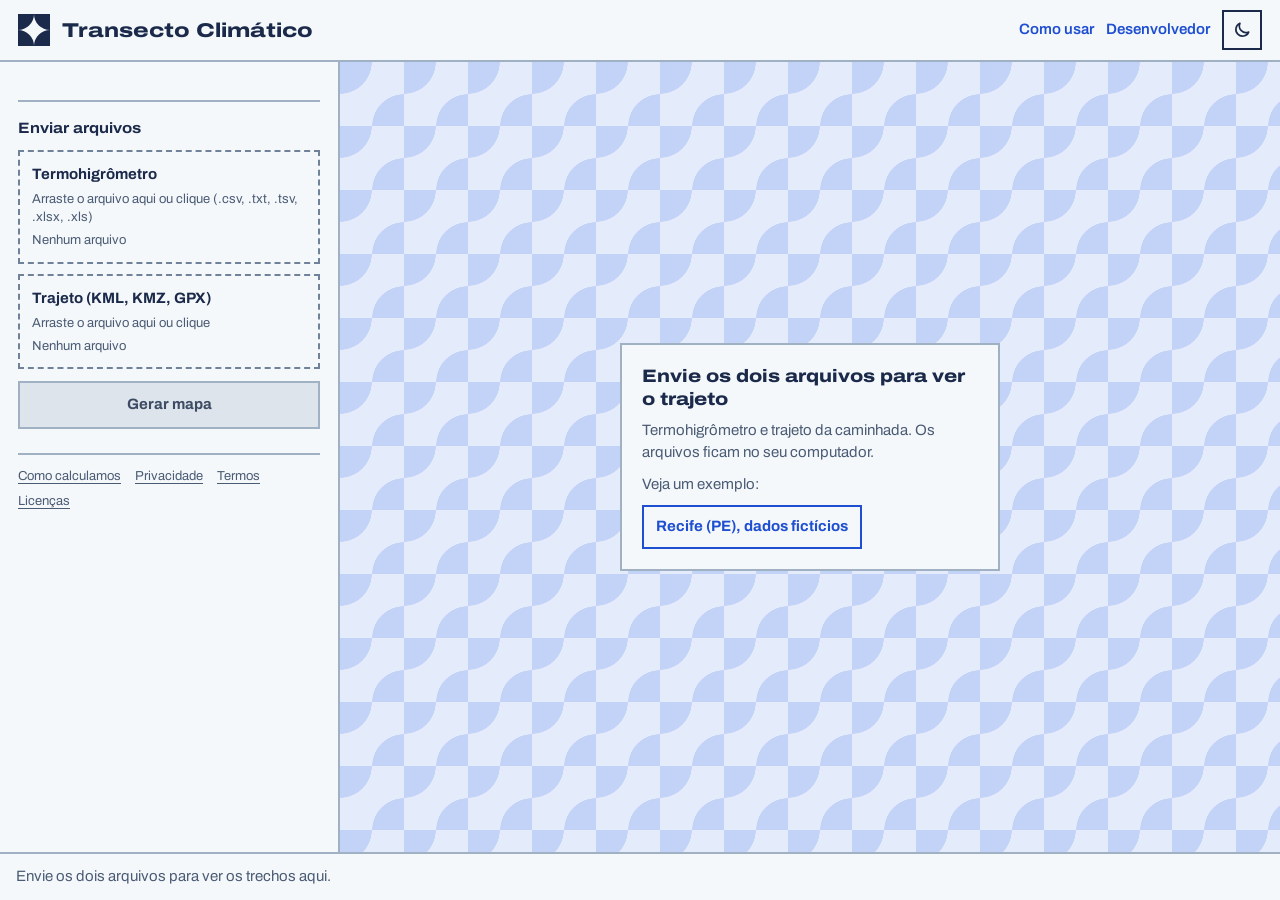
<file: index.html>
<!doctype html>
<html lang="pt-BR">
<head>
  <meta charset="utf-8">
  <meta name="viewport" content="width=device-width, initial-scale=1">
  <title>Transecto Climático</title>
    <meta http-equiv="Content-Security-Policy" content="default-src 'none'; script-src 'self'; style-src 'self' 'unsafe-inline'; font-src 'self'; img-src 'self' data: blob: https://*.tile.openstreetmap.org https://tile.openstreetmap.org https://server.arcgisonline.com; connect-src 'self' https://*.tile.openstreetmap.org https://tile.openstreetmap.org https://server.arcgisonline.com; worker-src 'self'; base-uri 'none'; form-action 'none'">
    <script src="js/tema.js"></script>
  <link rel="icon" href="favicon.svg" type="image/svg+xml">
  <link rel="icon" href="favicon-32.png" sizes="32x32" type="image/png">
  <link rel="apple-touch-icon" href="apple-touch-icon.png">
  <link rel="stylesheet" href="vendor/leaflet/leaflet.css">
  <link rel="stylesheet" href="css/app.css">
</head>
<body>
  <div class="app">
    <header class="cabecalho">
      <svg class="marca" viewBox="0 0 48 48" aria-hidden="true" focusable="false">
        <path d="M0 0H24A24 24 0 0 1 0 24Z"/>
        <path d="M48 0V24A24 24 0 0 1 24 0Z"/>
        <path d="M0 48V24A24 24 0 0 1 24 48Z"/>
        <path d="M48 48H24A24 24 0 0 1 48 24Z"/>
      </svg>
      <h1>Transecto Climático</h1>
      <a href="ajuda.html">Como usar</a>
      <a href="desenvolvedor.html">Desenvolvedor</a>
      <button type="button" class="tema-alternar" data-tema-alternar aria-label="Ativar modo escuro">
          <svg class="icone-lua" viewBox="0 0 24 24" aria-hidden="true" focusable="false"><path d="M20 14.5A8 8 0 0 1 9.5 4a8 8 0 1 0 10.5 10.5Z"/></svg>
          <svg class="icone-sol" viewBox="0 0 24 24" aria-hidden="true" focusable="false"><circle cx="12" cy="12" r="4"/><path d="M12 2v2M12 20v2M4.9 4.9l1.4 1.4M17.7 17.7l1.4 1.4M2 12h2M20 12h2M4.9 19.1l1.4-1.4M17.7 6.3l1.4-1.4"/></svg>
        </button>
    </header>

    <div class="area-mapa">
      <main id="mapa" class="mapa" aria-label="Mapa do transecto"></main>

      <div id="vazio" class="vazio">
        <div class="vazio-caixa" role="status" aria-live="polite">
          <h2 id="vazio-titulo">Envie os dois arquivos para ver o trajeto</h2>
          <p id="vazio-texto">Termohigrômetro e trajeto da caminhada. Os arquivos ficam no seu computador.</p>
          <p class="rotulo-exemplos">Veja um exemplo:</p>
          <div id="exemplos" class="exemplos">
            <button id="exemplo-recife" class="secundario" type="button">Recife (PE), dados fictícios</button>
          </div>
        </div>
      </div>
      <div id="progresso" class="progresso" role="status" aria-live="polite" hidden>
        <svg class="progresso-modulo" viewBox="0 0 48 48" aria-hidden="true" focusable="false">
          <path class="quarto q1" d="M0 0H24A24 24 0 0 1 0 24Z"/>
          <path class="quarto q2" d="M48 0V24A24 24 0 0 1 24 0Z"/>
          <path class="quarto q3" d="M0 48V24A24 24 0 0 1 24 48Z"/>
          <path class="quarto q4" d="M48 48H24A24 24 0 0 1 48 24Z"/>
        </svg>
        <p id="progresso-passo" class="progresso-passo">Preparando</p>
        <div id="progresso-trilho" class="progresso-trilho" role="progressbar" aria-label="Andamento" aria-valuemin="0" aria-valuemax="100" aria-valuenow="0">
          <div id="progresso-barra" class="progresso-barra"></div>
        </div>
        <p id="progresso-pct" class="progresso-pct">0%</p>
      </div>
    </div>

    <section class="faixa" aria-labelledby="faixa-titulo">
      <h2 id="faixa-titulo" class="sr">Trechos do trajeto</h2>
      <p id="faixa-estado" class="estado">Envie os dois arquivos para ver os trechos aqui.</p>
      <div id="faixa-dados" hidden>
        <div class="faixa-barra">
          <div id="variavel" class="abas" role="tablist" aria-label="Variável">
            <button type="button" role="tab" data-valor="temp" aria-selected="true">Temperatura</button>
            <button type="button" role="tab" data-valor="umid" aria-selected="false">Umidade</button>
            <button type="button" role="tab" data-valor="orvalho" aria-selected="false" aria-label="Ponto de orvalho"><span class="nome-longo">Ponto de orvalho</span><span class="nome-curto" aria-hidden="true">Orvalho</span></button>
            <button type="button" role="tab" data-valor="alt" aria-selected="false">Altitude</button>
          </div>
          <p id="resumo" class="resumo"></p>
          <p id="tempo" class="tempo" hidden></p>
          <p id="explicacao-orvalho" class="explicacao" hidden>Ponto de orvalho: temperatura em que o ar começa a formar gotas. Quanto mais perto da temperatura, mais úmido o ar.</p>
          <div class="legenda">
            <span id="legenda-min" class="numero">—</span>
            <div id="legenda-gradiente" class="gradiente" role="img" aria-label="Escala de cores"></div>
            <span id="legenda-max" class="numero">—</span>
            <small>Cinza: trecho sem dado</small>
          </div>
        </div>
        <div id="azulejos" class="azulejos"></div>
      </div>
    </section>

    <aside id="painel-lateral" class="painel">
      <div id="solte-aqui" class="solte-aqui" hidden>
        <p>Solte aqui: reconhecemos cada arquivo sozinho</p>
      </div>
      <section id="envio" class="bloco envio">
        <h2>Enviar arquivos</h2>
        <div id="envio-campos">
          <div class="zonas">
            <div id="zona-termo" class="zona" role="button" tabindex="0">
              <strong>Termohigrômetro</strong>
              <span>Arraste o arquivo aqui ou clique (.csv, .txt, .tsv, .xlsx, .xls)</span>
              <em id="nome-termo">Nenhum arquivo</em>
              <input id="arquivo-termo" type="file" accept=".csv,.txt,.tsv,.xlsx,.xls" hidden>
            </div>
            <div id="zona-trajeto" class="zona" role="button" tabindex="0">
              <strong>Trajeto (KML, KMZ, GPX)</strong>
              <span>Arraste o arquivo aqui ou clique</span>
              <em id="nome-trajeto">Nenhum arquivo</em>
              <input id="arquivo-trajeto" type="file" accept=".kml,.kmz,.gpx" hidden>
            </div>
          </div>
          <button id="gerar" class="primario" type="button" disabled>Gerar mapa</button>
        </div>
        <p id="envio-aviso" class="envio-aviso" role="status" hidden></p>
        <div id="envio-resumo" class="envio-resumo" hidden>
          <p id="arquivos-texto"></p>
          <button id="trocar-arquivos" class="secundario" type="button">Trocar arquivos</button>
        </div>
      </section>

      <section id="mapeamento" class="bloco" hidden>
        <h2>Colunas do termohigrômetro</h2>
        <p class="ajuda">Não reconheci tudo sozinho. Escolha as colunas:</p>
        <div id="campos-mapeamento"></div>
        <button id="aplicar-mapeamento" type="button">Aplicar</button>
      </section>

      <div id="erro" class="erro" role="alert" hidden></div>

      <section id="painel-resultado" class="bloco" hidden>
        <h2>Ajustes</h2>
        <label class="campo">
          <span>Suavizar a linha</span>
          <select id="media">
            <option value="none">Não suavizar</option>
            <option value="m25">Pouco: média de 25 m</option>
            <option value="m50" selected>Média de 50 m</option>
            <option value="m100">Mais: média de 100 m</option>
            <option value="m200">Muito: média de 200 m</option>
          </select>
        </label>
        <p class="ajuda">Cada ponto passa a valer a média dos pontos vizinhos dentro da janela. Janela maior deixa a linha mais lisa e some com picos curtos.</p>

        <section id="bloco-ritmo" class="subbloco" hidden aria-labelledby="ritmo-titulo">
          <h3 id="ritmo-titulo">Trajeto sem horário</h3>
          <p id="frase-ritmo" class="frase-ritmo"></p>
          <p id="aviso-ritmo" class="aviso-ritmo" role="status" hidden></p>
          <label class="campo">
            <span>Início da caminhada</span>
            <input id="inicio" type="datetime-local" step="1">
          </label>
          <label class="campo">
            <span>Fim da caminhada</span>
            <input id="fim" type="datetime-local" step="1">
          </label>
          <label class="caixa-marcar">
            <input id="inverter" type="checkbox">
            <span>Inverter o sentido do trajeto</span>
          </label>
          <button id="usar-todas" class="secundario" type="button">Usar todas as leituras</button>
        </section>

        <p id="fuso-frase" class="frase">Reconhecemos o horário de Brasília (UTC−3).</p>
        <details class="corrigir">
          <summary>Corrigir o horário</summary>
          <label class="campo">
            <span>Diferença para o horário mundial (UTC), em horas</span>
            <input id="fuso" type="number" min="-14" max="14" step="1" value="-3">
          </label>
          <p id="fuso-ajuda" class="ajuda">Fuso é quanto o relógio do aparelho está adiantado ou atrasado em relação ao UTC. Brasília é UTC−3.</p>
        </details>
      </section>

      <section id="bloco-avisos" class="bloco avisos" hidden>
        <h2>Avisos</h2>
        <ul id="avisos"></ul>
      </section>

      <section id="downloads" class="bloco" hidden>
        <h2>Baixar</h2>
        <div class="downloads">
          <button id="baixar-csv" type="button" disabled>Baixar CSV</button>
          <button id="baixar-geojson" type="button" disabled>Baixar GeoJSON</button>
          <button id="baixar-figura" type="button" disabled>Baixar figura</button>
        </div>
      </section>
      <footer class="rodape">
        <a href="metodologia.html">Como calculamos</a>
        <a href="privacidade.html">Privacidade</a>
        <a href="termos.html">Termos</a>
        <a href="licencas.html">Licenças</a>
      </footer>
    </aside>
  </div>

  <script src="vendor/jszip.min.js"></script>
  <script src="vendor/xlsx.full.min.js"></script>
  <script src="vendor/leaflet/leaflet.js"></script>
  <script type="module" src="js/main.js"></script>
</body>
</html>
</file>
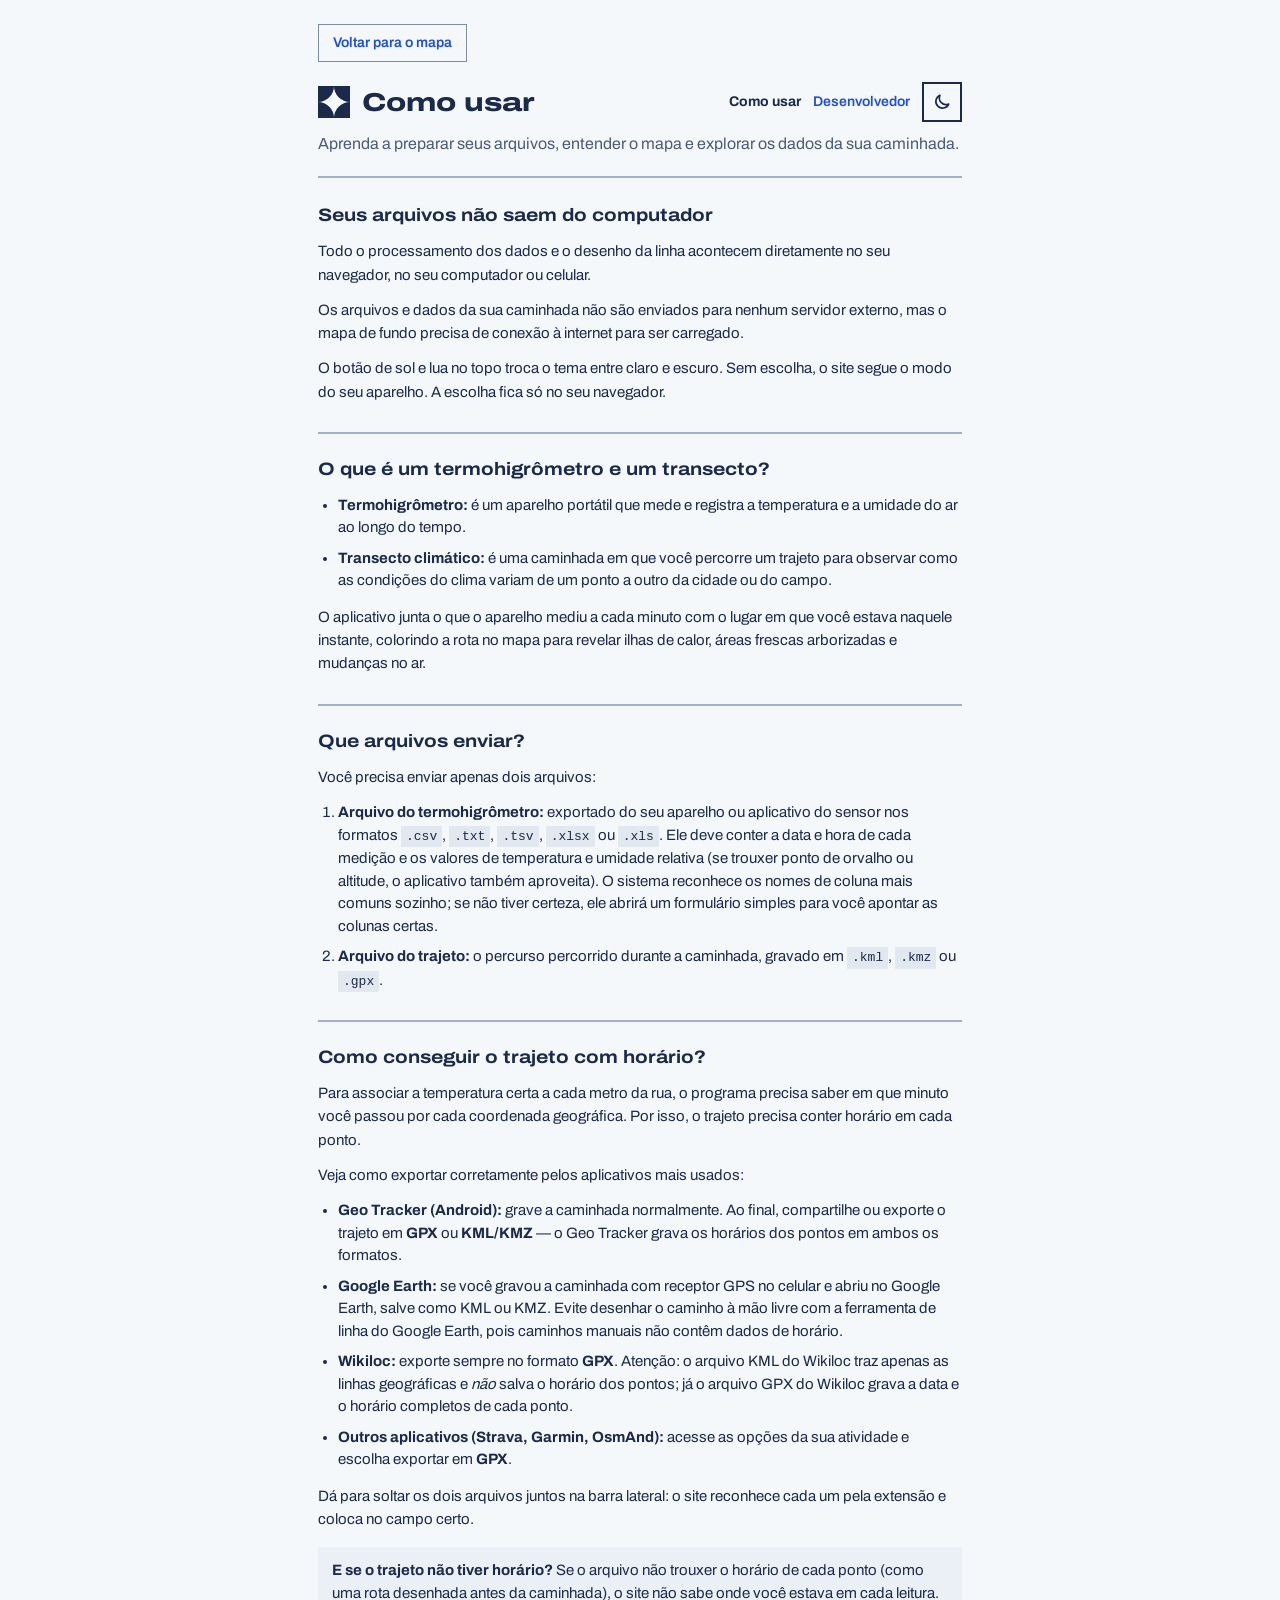
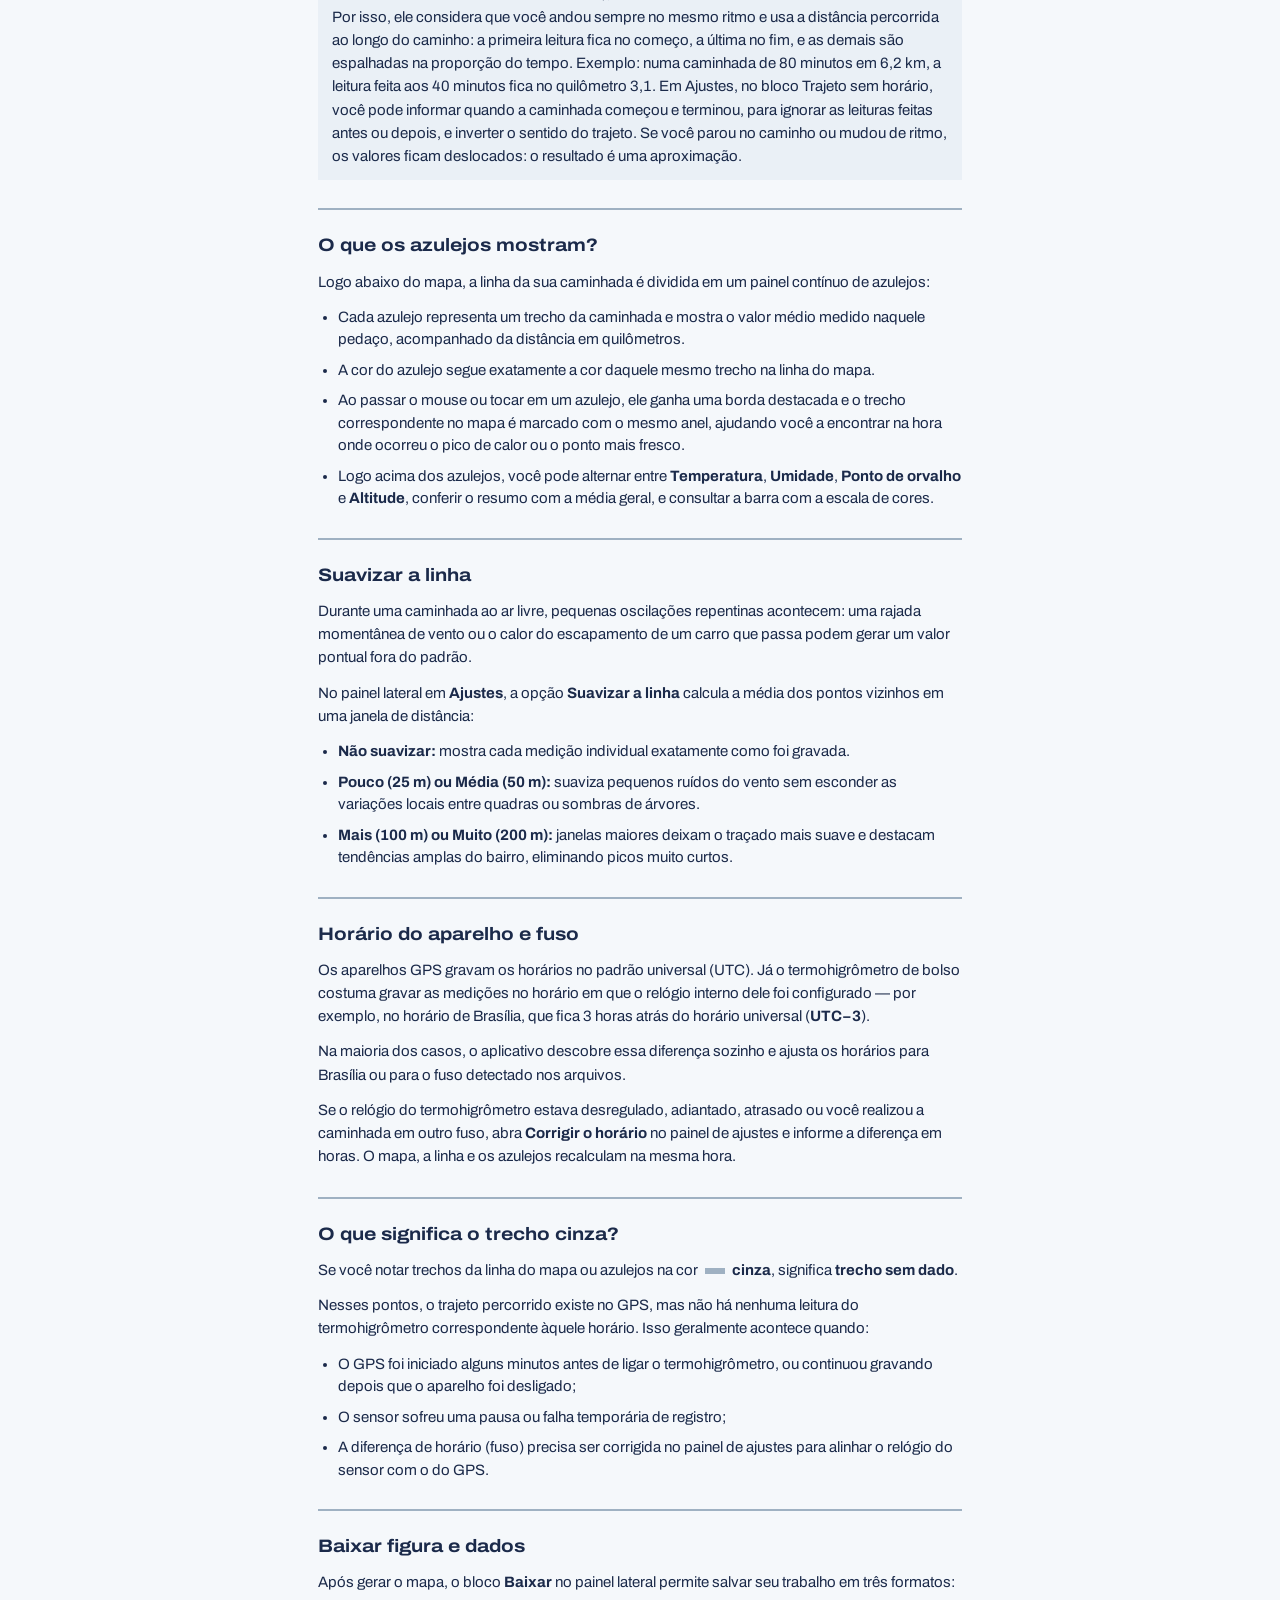
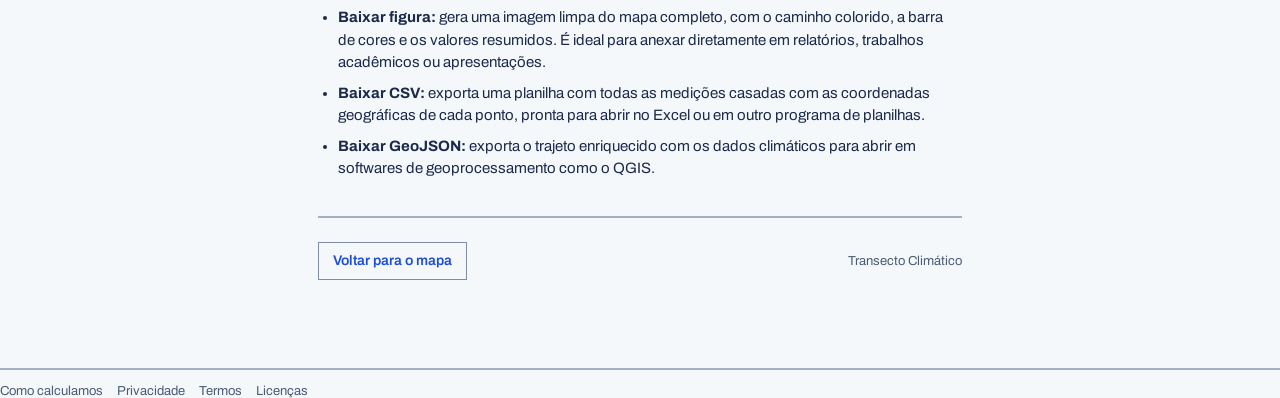
<file: ajuda.html>
<!doctype html>
<html lang="pt-BR">
<head>
  <meta charset="utf-8">
  <meta name="viewport" content="width=device-width, initial-scale=1">
  <title>Como usar — Transecto Climático</title>
    <meta http-equiv="Content-Security-Policy" content="default-src 'none'; script-src 'self'; style-src 'self' 'unsafe-inline'; font-src 'self'; img-src 'self' data: blob: https://*.tile.openstreetmap.org https://tile.openstreetmap.org https://server.arcgisonline.com; connect-src 'self' https://*.tile.openstreetmap.org https://tile.openstreetmap.org https://server.arcgisonline.com; worker-src 'self'; base-uri 'none'; form-action 'none'">
    <script src="js/tema.js"></script>
  <link rel="icon" href="favicon.svg" type="image/svg+xml">
  <link rel="icon" href="favicon-32.png" sizes="32x32" type="image/png">
  <link rel="apple-touch-icon" href="apple-touch-icon.png">
  <link rel="stylesheet" href="css/app.css">
  <style>
    .guia-corpo {
      max-width: 680px;
      margin: 0 auto;
      padding: 24px 18px 64px;
    }

    .guia-nav {
      margin-bottom: 20px;
    }

    .guia-voltar {
      display: inline-flex;
      align-items: center;
      padding: 8px 14px;
      border: 1px solid var(--controle);
      border-radius: 0;
      background: transparent;
      color: var(--cobalto);
      text-decoration: none;
      font-weight: 600;
      font-size: 14px;
    }

    .guia-voltar:hover {
      border-color: var(--cobalto);
      background: var(--cobalto-palido);
    }

    .guia-header {
      padding-bottom: 20px;
      border-bottom: 2px solid var(--rejunte);
      margin-bottom: 24px;
    }

    .guia-cabecalho {
      display: flex;
      align-items: center;
      gap: 12px;
      margin-bottom: 10px;
    }

    .guia-cabecalho .marca {
      flex: none;
      width: 32px;
      height: 32px;
    }

    .guia-cabecalho h1 {
      flex: 1;
      min-width: 0;
      margin: 0;
      font-size: 26px;
      font-weight: 800;
      font-stretch: 125%;
      line-height: 1.2;
    }

    .guia-cabecalho-links {
      display: flex;
      align-items: center;
      gap: 12px;
      flex: none;
    }

    .guia-cabecalho-links a {
      color: var(--cobalto);
      font-weight: 600;
      font-size: 14px;
      text-decoration: none;
      white-space: nowrap;
    }

    .guia-cabecalho-links a:hover {
      text-decoration: underline;
      text-underline-offset: 3px;
    }

    .guia-cabecalho-links a[aria-current="page"] {
      color: var(--tinta);
      font-weight: 700;
    }

    .guia-subtitulo {
      margin: 0;
      color: var(--suave);
      font-size: 16px;
      line-height: 1.5;
    }

    .guia-secao {
      margin-top: 28px;
      padding-top: 22px;
      border-top: 2px solid var(--rejunte);
    }

    .guia-secao:first-of-type {
      margin-top: 0;
      padding-top: 0;
      border-top: 0;
    }

    .guia-secao h2 {
      font-size: 18px;
      font-weight: 700;
      font-stretch: 115%;
      margin: 0 0 12px;
      color: var(--tinta);
    }

    .guia-secao p {
      margin: 0 0 12px;
      font-size: 15px;
      line-height: 1.55;
      color: var(--tinta);
    }

    .guia-secao ul,
    .guia-secao ol {
      margin: 0 0 14px;
      padding-left: 20px;
    }

    .guia-secao li {
      margin-bottom: 8px;
      font-size: 15px;
      line-height: 1.5;
    }

    .guia-secao li strong {
      font-weight: 700;
    }

    .nota {
      margin: 16px 0;
      padding: 12px 14px;
      background: var(--aviso-fundo);
      border-radius: 0;
      font-size: 14px;
      line-height: 1.5;
    }

    .nota p {
      margin: 0;
    }

    .formato-tag {
      display: inline-block;
      padding: 1px 5px;
      background: var(--caixa);
      font-size: 13px;
      font-family: monospace;
      border-radius: 0;
      color: var(--tinta);
    }

    .amostra-cinza {
      display: inline-block;
      width: 20px;
      height: 6px;
      background: var(--rejunte);
      vertical-align: middle;
      margin: 0 4px;
    }

    .guia-rodape {
      margin-top: 36px;
      padding-top: 24px;
      border-top: 2px solid var(--rejunte);
      display: flex;
      justify-content: space-between;
      align-items: center;
      flex-wrap: wrap;
      gap: 12px;
    }

    @media (max-width: 480px) {
      .guia-corpo {
        padding: 16px 12px 48px;
      }

      .guia-cabecalho {
        gap: 8px;
      }

      .guia-cabecalho .marca {
        width: 24px;
        height: 24px;
      }

      .guia-cabecalho h1 {
        font-size: 18px;
        min-width: 0;
      }

      .guia-cabecalho-links {
        gap: 8px;
      }

      .guia-cabecalho-links a {
        font-size: 13px;
      }

      .guia-voltar {
        width: 100%;
        justify-content: center;
      }
    }
  </style>
</head>
<body>
  <div class="guia-corpo">
    <nav class="guia-nav" aria-label="Navegação">
      <a href="index.html" class="guia-voltar">Voltar para o mapa</a>
    </nav>

    <header class="guia-header">
      <div class="guia-cabecalho">
        <svg class="marca" viewBox="0 0 48 48" aria-hidden="true" focusable="false">
          <path d="M0 0H24A24 24 0 0 1 0 24Z"/>
          <path d="M48 0V24A24 24 0 0 1 24 0Z"/>
          <path d="M0 48V24A24 24 0 0 1 24 48Z"/>
          <path d="M48 48H24A24 24 0 0 1 48 24Z"/>
        </svg>
        <h1>Como usar</h1>
        <nav class="guia-cabecalho-links" aria-label="Páginas">
          <a href="ajuda.html" aria-current="page">Como usar</a>
          <a href="desenvolvedor.html">Desenvolvedor</a>
        </nav>
        <button type="button" class="tema-alternar" data-tema-alternar aria-label="Ativar modo escuro">
          <svg class="icone-lua" viewBox="0 0 24 24" aria-hidden="true" focusable="false"><path d="M20 14.5A8 8 0 0 1 9.5 4a8 8 0 1 0 10.5 10.5Z"/></svg>
          <svg class="icone-sol" viewBox="0 0 24 24" aria-hidden="true" focusable="false"><circle cx="12" cy="12" r="4"/><path d="M12 2v2M12 20v2M4.9 4.9l1.4 1.4M17.7 17.7l1.4 1.4M2 12h2M20 12h2M4.9 19.1l1.4-1.4M17.7 6.3l1.4-1.4"/></svg>
        </button>
      </div>
      <p class="guia-subtitulo">Aprenda a preparar seus arquivos, entender o mapa e explorar os dados da sua caminhada.</p>
    </header>

    <main>
      <!-- PRIVACIDADE -->
      <section class="guia-secao">
        <h2>Seus arquivos não saem do computador</h2>
        <p>Todo o processamento dos dados e o desenho da linha acontecem diretamente no seu navegador, no seu computador ou celular.</p>
        <p>Os arquivos e dados da sua caminhada não são enviados para nenhum servidor externo, mas o mapa de fundo precisa de conexão à internet para ser carregado.</p>
        <p>O botão de sol e lua no topo troca o tema entre claro e escuro. Sem escolha, o site segue o modo do seu aparelho. A escolha fica só no seu navegador.</p>
      </section>

      <!-- O QUE É -->
      <section class="guia-secao">
        <h2>O que é um termohigrômetro e um transecto?</h2>
        <ul>
          <li><strong>Termohigrômetro:</strong> é um aparelho portátil que mede e registra a temperatura e a umidade do ar ao longo do tempo.</li>
          <li><strong>Transecto climático:</strong> é uma caminhada em que você percorre um trajeto para observar como as condições do clima variam de um ponto a outro da cidade ou do campo.</li>
        </ul>
        <p>O aplicativo junta o que o aparelho mediu a cada minuto com o lugar em que você estava naquele instante, colorindo a rota no mapa para revelar ilhas de calor, áreas frescas arborizadas e mudanças no ar.</p>
      </section>

      <!-- QUE ARQUIVOS ENVIAR -->
      <section class="guia-secao">
        <h2>Que arquivos enviar?</h2>
        <p>Você precisa enviar apenas dois arquivos:</p>
        <ol>
          <li>
            <strong>Arquivo do termohigrômetro:</strong> exportado do seu aparelho ou aplicativo do sensor nos formatos <span class="formato-tag">.csv</span>, <span class="formato-tag">.txt</span>, <span class="formato-tag">.tsv</span>, <span class="formato-tag">.xlsx</span> ou <span class="formato-tag">.xls</span>. Ele deve conter a data e hora de cada medição e os valores de temperatura e umidade relativa (se trouxer ponto de orvalho ou altitude, o aplicativo também aproveita). O sistema reconhece os nomes de coluna mais comuns sozinho; se não tiver certeza, ele abrirá um formulário simples para você apontar as colunas certas.
          </li>
          <li>
            <strong>Arquivo do trajeto:</strong> o percurso percorrido durante a caminhada, gravado em <span class="formato-tag">.kml</span>, <span class="formato-tag">.kmz</span> ou <span class="formato-tag">.gpx</span>.
          </li>
        </ol>
      </section>

      <!-- COMO CONSEGUIR O TRAJETO COM HORÁRIO -->
      <section class="guia-secao">
        <h2>Como conseguir o trajeto com horário?</h2>
        <p>Para associar a temperatura certa a cada metro da rua, o programa precisa saber em que minuto você passou por cada coordenada geográfica. Por isso, o trajeto precisa conter horário em cada ponto.</p>
        <p>Veja como exportar corretamente pelos aplicativos mais usados:</p>
        <ul>
          <li>
            <strong>Geo Tracker (Android):</strong> grave a caminhada normalmente. Ao final, compartilhe ou exporte o trajeto em <strong>GPX</strong> ou <strong>KML/KMZ</strong> — o Geo Tracker grava os horários dos pontos em ambos os formatos.
          </li>
          <li>
            <strong>Google Earth:</strong> se você gravou a caminhada com receptor GPS no celular e abriu no Google Earth, salve como KML ou KMZ. Evite desenhar o caminho à mão livre com a ferramenta de linha do Google Earth, pois caminhos manuais não contêm dados de horário.
          </li>
          <li>
            <strong>Wikiloc:</strong> exporte sempre no formato <strong>GPX</strong>. Atenção: o arquivo KML do Wikiloc traz apenas as linhas geográficas e <em>não</em> salva o horário dos pontos; já o arquivo GPX do Wikiloc grava a data e o horário completos de cada ponto.
          </li>
          <li>
            <strong>Outros aplicativos (Strava, Garmin, OsmAnd):</strong> acesse as opções da sua atividade e escolha exportar em <strong>GPX</strong>.
          </li>
        </ul>
        <p>Dá para soltar os dois arquivos juntos na barra lateral: o site reconhece cada um pela extensão e coloca no campo certo.</p>
        <div class="nota">
          <p><strong>E se o trajeto não tiver horário?</strong> Se o arquivo não trouxer o horário de cada ponto (como uma rota desenhada antes da caminhada), o site não sabe onde você estava em cada leitura. Por isso, ele considera que você andou sempre no mesmo ritmo e usa a distância percorrida ao longo do caminho: a primeira leitura fica no começo, a última no fim, e as demais são espalhadas na proporção do tempo. Exemplo: numa caminhada de 80 minutos em 6,2 km, a leitura feita aos 40 minutos fica no quilômetro 3,1. Em Ajustes, no bloco Trajeto sem horário, você pode informar quando a caminhada começou e terminou, para ignorar as leituras feitas antes ou depois, e inverter o sentido do trajeto. Se você parou no caminho ou mudou de ritmo, os valores ficam deslocados: o resultado é uma aproximação.</p>
        </div>
      </section>

      <!-- AZULEJOS -->
      <section class="guia-secao">
        <h2>O que os azulejos mostram?</h2>
        <p>Logo abaixo do mapa, a linha da sua caminhada é dividida em um painel contínuo de azulejos:</p>
        <ul>
          <li>Cada azulejo representa um trecho da caminhada e mostra o valor médio medido naquele pedaço, acompanhado da distância em quilômetros.</li>
          <li>A cor do azulejo segue exatamente a cor daquele mesmo trecho na linha do mapa.</li>
          <li>Ao passar o mouse ou tocar em um azulejo, ele ganha uma borda destacada e o trecho correspondente no mapa é marcado com o mesmo anel, ajudando você a encontrar na hora onde ocorreu o pico de calor ou o ponto mais fresco.</li>
          <li>Logo acima dos azulejos, você pode alternar entre <strong>Temperatura</strong>, <strong>Umidade</strong>, <strong>Ponto de orvalho</strong> e <strong>Altitude</strong>, conferir o resumo com a média geral, e consultar a barra com a escala de cores.</li>
        </ul>
      </section>

      <!-- SUAVIZAR A LINHA -->
      <section class="guia-secao">
        <h2>Suavizar a linha</h2>
        <p>Durante uma caminhada ao ar livre, pequenas oscilações repentinas acontecem: uma rajada momentânea de vento ou o calor do escapamento de um carro que passa podem gerar um valor pontual fora do padrão.</p>
        <p>No painel lateral em <strong>Ajustes</strong>, a opção <strong>Suavizar a linha</strong> calcula a média dos pontos vizinhos em uma janela de distância:</p>
        <ul>
          <li><strong>Não suavizar:</strong> mostra cada medição individual exatamente como foi gravada.</li>
          <li><strong>Pouco (25 m) ou Média (50 m):</strong> suaviza pequenos ruídos do vento sem esconder as variações locais entre quadras ou sombras de árvores.</li>
          <li><strong>Mais (100 m) ou Muito (200 m):</strong> janelas maiores deixam o traçado mais suave e destacam tendências amplas do bairro, eliminando picos muito curtos.</li>
        </ul>
      </section>

      <!-- HORÁRIO DO APARELHO -->
      <section class="guia-secao">
        <h2>Horário do aparelho e fuso</h2>
        <p>Os aparelhos GPS gravam os horários no padrão universal (UTC). Já o termohigrômetro de bolso costuma gravar as medições no horário em que o relógio interno dele foi configurado — por exemplo, no horário de Brasília, que fica 3 horas atrás do horário universal (<strong>UTC−3</strong>).</p>
        <p>Na maioria dos casos, o aplicativo descobre essa diferença sozinho e ajusta os horários para Brasília ou para o fuso detectado nos arquivos.</p>
        <p>Se o relógio do termohigrômetro estava desregulado, adiantado, atrasado ou você realizou a caminhada em outro fuso, abra <strong>Corrigir o horário</strong> no painel de ajustes e informe a diferença em horas. O mapa, a linha e os azulejos recalculam na mesma hora.</p>
      </section>

      <!-- TRECHO CINZA -->
      <section class="guia-secao">
        <h2>O que significa o trecho cinza?</h2>
        <p>Se você notar trechos da linha do mapa ou azulejos na cor <span class="amostra-cinza" aria-hidden="true"></span> <strong>cinza</strong>, significa <strong>trecho sem dado</strong>.</p>
        <p>Nesses pontos, o trajeto percorrido existe no GPS, mas não há nenhuma leitura do termohigrômetro correspondente àquele horário. Isso geralmente acontece quando:</p>
        <ul>
          <li>O GPS foi iniciado alguns minutos antes de ligar o termohigrômetro, ou continuou gravando depois que o aparelho foi desligado;</li>
          <li>O sensor sofreu uma pausa ou falha temporária de registro;</li>
          <li>A diferença de horário (fuso) precisa ser corrigida no painel de ajustes para alinhar o relógio do sensor com o do GPS.</li>
        </ul>
      </section>

      <!-- BAIXAR FIGURA E DADOS -->
      <section class="guia-secao">
        <h2>Baixar figura e dados</h2>
        <p>Após gerar o mapa, o bloco <strong>Baixar</strong> no painel lateral permite salvar seu trabalho em três formatos:</p>
        <ul>
          <li><strong>Baixar figura:</strong> gera uma imagem limpa do mapa completo, com o caminho colorido, a barra de cores e os valores resumidos. É ideal para anexar diretamente em relatórios, trabalhos acadêmicos ou apresentações.</li>
          <li><strong>Baixar CSV:</strong> exporta uma planilha com todas as medições casadas com as coordenadas geográficas de cada ponto, pronta para abrir no Excel ou em outro programa de planilhas.</li>
          <li><strong>Baixar GeoJSON:</strong> exporta o trajeto enriquecido com os dados climáticos para abrir em softwares de geoprocessamento como o QGIS.</li>
        </ul>
      </section>
    </main>

    <footer class="guia-rodape">
      <a href="index.html" class="guia-voltar">Voltar para o mapa</a>
      <span style="color: var(--suave); font-size: 13px;">Transecto Climático</span>
    </footer>
  </div>
  <footer class="rodape">
    <a href="metodologia.html">Como calculamos</a>
    <a href="privacidade.html">Privacidade</a>
    <a href="termos.html">Termos</a>
    <a href="licencas.html">Licenças</a>
  </footer>
</body>
</html>
</file>
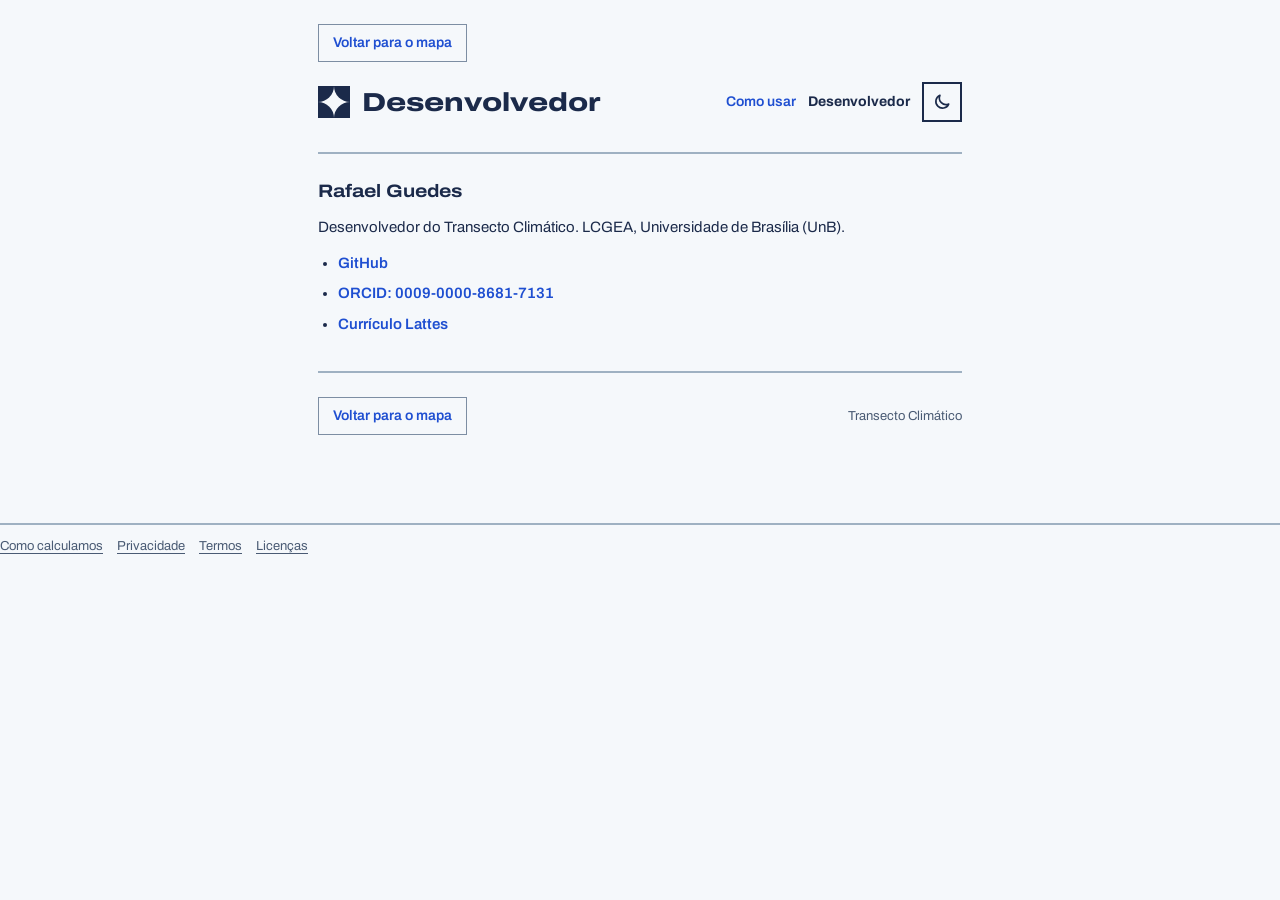
<file: desenvolvedor.html>
<!doctype html>
<html lang="pt-BR">
<head>
  <meta charset="utf-8">
  <meta name="viewport" content="width=device-width, initial-scale=1">
  <title>Desenvolvedor — Transecto Climático</title>
    <meta http-equiv="Content-Security-Policy" content="default-src 'none'; script-src 'self'; style-src 'self' 'unsafe-inline'; font-src 'self'; img-src 'self' data: blob: https://*.tile.openstreetmap.org https://tile.openstreetmap.org https://server.arcgisonline.com; connect-src 'self' https://*.tile.openstreetmap.org https://tile.openstreetmap.org https://server.arcgisonline.com; worker-src 'self'; base-uri 'none'; form-action 'none'">
    <script src="js/tema.js"></script>
  <link rel="icon" href="favicon.svg" type="image/svg+xml">
  <link rel="icon" href="favicon-32.png" sizes="32x32" type="image/png">
  <link rel="apple-touch-icon" href="apple-touch-icon.png">
  <link rel="stylesheet" href="css/app.css">
  <style>
    .guia-corpo {
      max-width: 680px;
      margin: 0 auto;
      padding: 24px 18px 64px;
    }

    .guia-nav {
      margin-bottom: 20px;
    }

    .guia-voltar {
      display: inline-flex;
      align-items: center;
      padding: 8px 14px;
      border: 1px solid var(--controle);
      border-radius: 0;
      background: transparent;
      color: var(--cobalto);
      text-decoration: none;
      font-weight: 600;
      font-size: 14px;
    }

    .guia-voltar:hover {
      border-color: var(--cobalto);
      background: var(--cobalto-palido);
    }

    .guia-header {
      padding-bottom: 20px;
      border-bottom: 2px solid var(--rejunte);
      margin-bottom: 24px;
    }

    .guia-cabecalho {
      display: flex;
      align-items: center;
      gap: 12px;
      margin-bottom: 10px;
    }

    .guia-cabecalho .marca {
      flex: none;
      width: 32px;
      height: 32px;
    }

    .guia-cabecalho h1 {
      flex: 1;
      min-width: 0;
      margin: 0;
      font-size: 26px;
      font-weight: 800;
      font-stretch: 125%;
      line-height: 1.2;
    }

    .guia-cabecalho-links {
      display: flex;
      align-items: center;
      gap: 12px;
      flex: none;
    }

    .guia-cabecalho-links a {
      color: var(--cobalto);
      font-weight: 600;
      font-size: 14px;
      text-decoration: none;
      white-space: nowrap;
    }

    .guia-cabecalho-links a:hover {
      text-decoration: underline;
      text-underline-offset: 3px;
    }

    .guia-cabecalho-links a[aria-current="page"] {
      color: var(--tinta);
      font-weight: 700;
    }

    .guia-secao {
      margin-top: 28px;
      padding-top: 22px;
      border-top: 2px solid var(--rejunte);
    }

    .guia-secao:first-of-type {
      margin-top: 0;
      padding-top: 0;
      border-top: 0;
    }

    .guia-secao h2 {
      font-size: 18px;
      font-weight: 700;
      font-stretch: 115%;
      margin: 0 0 12px;
      color: var(--tinta);
    }

    .guia-secao p {
      margin: 0 0 12px;
      font-size: 15px;
      line-height: 1.55;
      color: var(--tinta);
    }

    .guia-secao ul {
      margin: 0 0 14px;
      padding-left: 20px;
    }

    .guia-secao li {
      margin-bottom: 8px;
      font-size: 15px;
      line-height: 1.5;
    }

    .guia-secao a {
      color: var(--cobalto);
      text-decoration: none;
      font-weight: 600;
    }

    .guia-secao a:hover {
      text-decoration: underline;
      text-underline-offset: 3px;
    }

    .guia-rodape {
      margin-top: 36px;
      padding-top: 24px;
      border-top: 2px solid var(--rejunte);
      display: flex;
      justify-content: space-between;
      align-items: center;
      flex-wrap: wrap;
      gap: 12px;
    }

    @media (max-width: 480px) {
      .guia-corpo {
        padding: 16px 12px 48px;
      }

      .guia-cabecalho {
        gap: 8px;
      }

      .guia-cabecalho .marca {
        width: 24px;
        height: 24px;
      }

      .guia-cabecalho h1 {
        font-size: 18px;
        min-width: 0;
      }

      .guia-cabecalho-links {
        gap: 8px;
      }

      .guia-cabecalho-links a {
        font-size: 13px;
      }

      .guia-voltar {
        width: 100%;
        justify-content: center;
      }
    }
  </style>
</head>
<body>
  <div class="guia-corpo">
    <nav class="guia-nav" aria-label="Navegação">
      <a href="index.html" class="guia-voltar">Voltar para o mapa</a>
    </nav>

    <header class="guia-header">
      <div class="guia-cabecalho">
        <svg class="marca" viewBox="0 0 48 48" aria-hidden="true" focusable="false">
          <path d="M0 0H24A24 24 0 0 1 0 24Z"/>
          <path d="M48 0V24A24 24 0 0 1 24 0Z"/>
          <path d="M0 48V24A24 24 0 0 1 24 48Z"/>
          <path d="M48 48H24A24 24 0 0 1 48 24Z"/>
        </svg>
        <h1>Desenvolvedor</h1>
        <nav class="guia-cabecalho-links" aria-label="Páginas">
          <a href="ajuda.html">Como usar</a>
          <a href="desenvolvedor.html" aria-current="page">Desenvolvedor</a>
        </nav>
        <button type="button" class="tema-alternar" data-tema-alternar aria-label="Ativar modo escuro">
          <svg class="icone-lua" viewBox="0 0 24 24" aria-hidden="true" focusable="false"><path d="M20 14.5A8 8 0 0 1 9.5 4a8 8 0 1 0 10.5 10.5Z"/></svg>
          <svg class="icone-sol" viewBox="0 0 24 24" aria-hidden="true" focusable="false"><circle cx="12" cy="12" r="4"/><path d="M12 2v2M12 20v2M4.9 4.9l1.4 1.4M17.7 17.7l1.4 1.4M2 12h2M20 12h2M4.9 19.1l1.4-1.4M17.7 6.3l1.4-1.4"/></svg>
        </button>
      </div>
    </header>

    <main>
      <section class="guia-secao">
        <h2>Rafael Guedes</h2>
        <p>Desenvolvedor do Transecto Climático. LCGEA, Universidade de Brasília (UnB).</p>
        <ul>
          <li><a href="https://github.com/guedeszx1" target="_blank" rel="noopener">GitHub</a></li>
          <li><a href="https://orcid.org/0009-0000-8681-7131" target="_blank" rel="noopener">ORCID: 0009-0000-8681-7131</a></li>
          <li><a href="https://buscatextual.cnpq.br/buscatextual/visualizacv.do?metodo=apresentar&amp;id=K1576781Y6" target="_blank" rel="noopener">Currículo Lattes</a></li>
        </ul>
      </section>
    </main>

    <footer class="guia-rodape">
      <a href="index.html" class="guia-voltar">Voltar para o mapa</a>
      <span style="color: var(--suave); font-size: 13px;">Transecto Climático</span>
    </footer>
  </div>
  <footer class="rodape">
    <a href="metodologia.html">Como calculamos</a>
    <a href="privacidade.html">Privacidade</a>
    <a href="termos.html">Termos</a>
    <a href="licencas.html">Licenças</a>
  </footer>
</body>
</html>
</file>
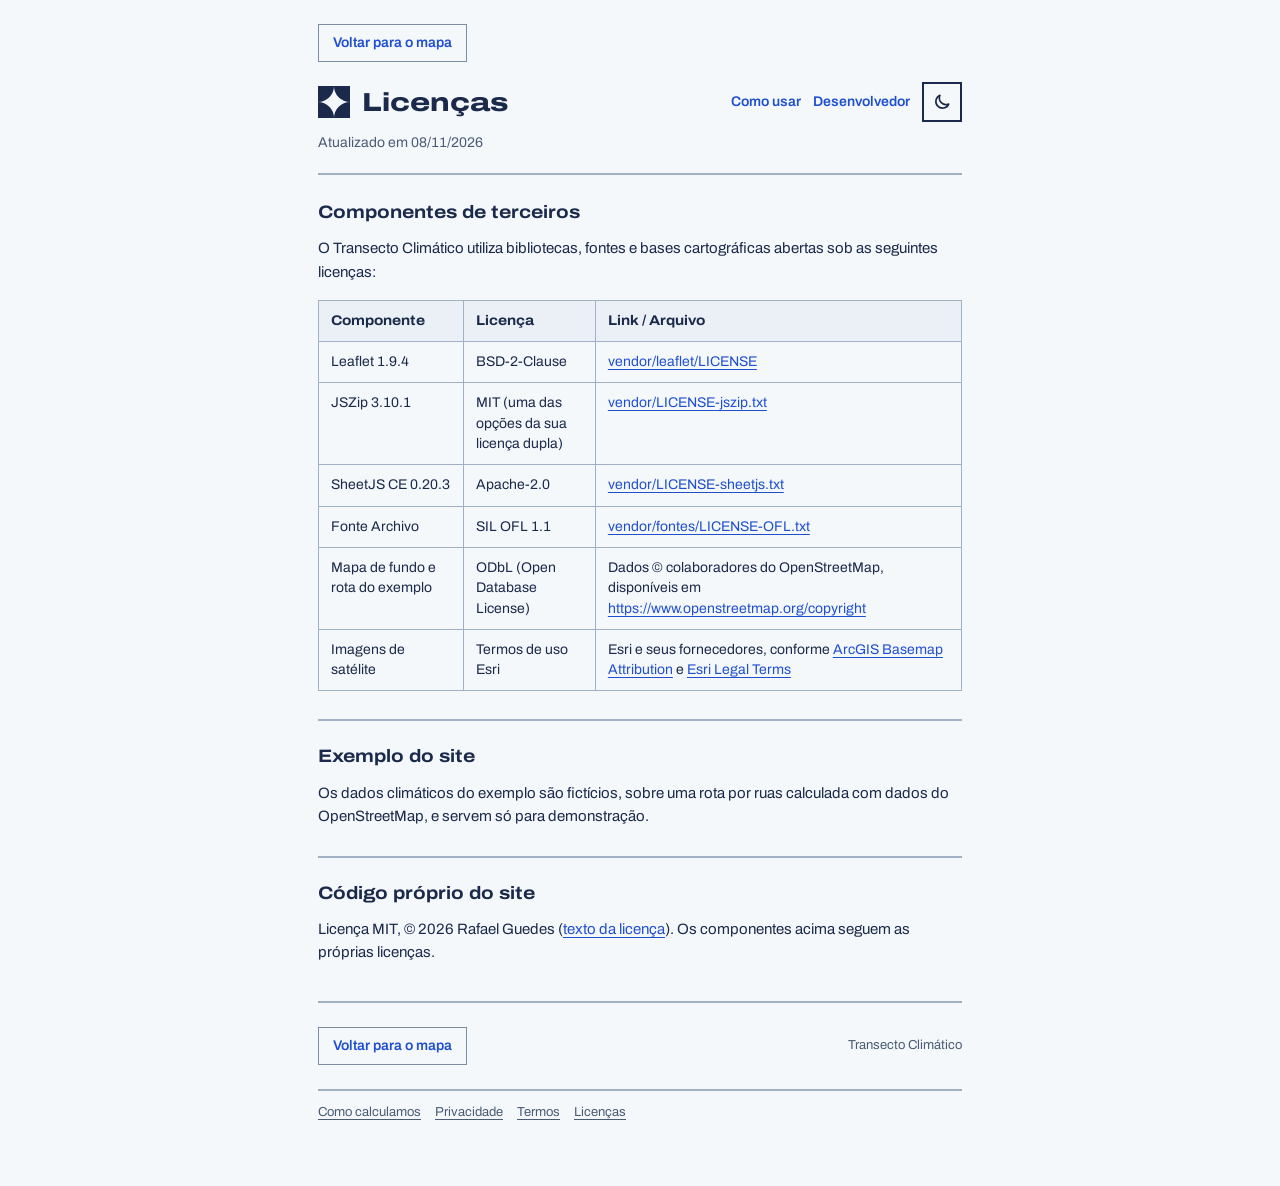
<file: licencas.html>
<!doctype html>
<html lang="pt-BR">
<head>
  <meta charset="utf-8">
  <meta name="viewport" content="width=device-width, initial-scale=1">
  <title>Licenças — Transecto Climático</title>
  <meta http-equiv="Content-Security-Policy" content="default-src 'none'; script-src 'self'; style-src 'self' 'unsafe-inline'; font-src 'self'; img-src 'self' data: blob: https://*.tile.openstreetmap.org https://tile.openstreetmap.org https://server.arcgisonline.com; connect-src 'self' https://*.tile.openstreetmap.org https://tile.openstreetmap.org https://server.arcgisonline.com; worker-src 'self'; base-uri 'none'; form-action 'none'">
    <script src="js/tema.js"></script>
  <link rel="icon" href="favicon.svg" type="image/svg+xml">
  <link rel="icon" href="favicon-32.png" sizes="32x32" type="image/png">
  <link rel="apple-touch-icon" href="apple-touch-icon.png">
  <link rel="stylesheet" href="css/app.css">
  <style>
    .guia-corpo {
      max-width: 680px;
      margin: 0 auto;
      padding: 24px 18px 64px;
    }

    .guia-nav {
      margin-bottom: 20px;
    }

    .guia-voltar {
      display: inline-flex;
      align-items: center;
      padding: 8px 14px;
      border: 1px solid var(--controle);
      border-radius: 0;
      background: transparent;
      color: var(--cobalto);
      text-decoration: none;
      font-weight: 600;
      font-size: 14px;
    }

    .guia-voltar:hover {
      border-color: var(--cobalto);
      background: var(--cobalto-palido);
    }

    .guia-header {
      padding-bottom: 20px;
      border-bottom: 2px solid var(--rejunte);
      margin-bottom: 24px;
    }

    .guia-cabecalho {
      display: flex;
      align-items: center;
      gap: 12px;
      margin-bottom: 10px;
    }

    .guia-cabecalho .marca {
      flex: none;
      width: 32px;
      height: 32px;
    }

    .guia-cabecalho h1 {
      flex: 1;
      min-width: 0;
      margin: 0;
      font-size: 26px;
      font-weight: 800;
      font-stretch: 125%;
      line-height: 1.2;
    }

    .guia-cabecalho-links {
      display: flex;
      align-items: center;
      gap: 12px;
      flex: none;
    }

    .guia-cabecalho-links a {
      color: var(--cobalto);
      font-weight: 600;
      font-size: 14px;
      text-decoration: none;
      white-space: nowrap;
    }

    .guia-cabecalho-links a:hover {
      text-decoration: underline;
      text-underline-offset: 3px;
    }

    .guia-subtitulo {
      margin: 0;
      color: var(--suave);
      font-size: 14px;
      line-height: 1.5;
    }

    .guia-secao {
      margin-top: 28px;
      padding-top: 22px;
      border-top: 2px solid var(--rejunte);
    }

    .guia-secao:first-of-type {
      margin-top: 0;
      padding-top: 0;
      border-top: 0;
    }

    .guia-secao h2 {
      font-size: 18px;
      font-weight: 700;
      font-stretch: 115%;
      margin: 0 0 12px;
      color: var(--tinta);
    }

    .guia-secao p {
      margin: 0 0 12px;
      font-size: 15px;
      line-height: 1.55;
      color: var(--tinta);
    }

    .guia-secao a {
      color: var(--cobalto);
      text-decoration: underline;
      text-underline-offset: 3px;
    }

    .tabela-container {
      width: 100%;
      overflow-x: auto;
      margin: 16px 0 20px;
    }

    .tabela-licencas {
      width: 100%;
      border-collapse: collapse;
      font-size: 14px;
      line-height: 1.45;
    }

    .tabela-licencas th,
    .tabela-licencas td {
      padding: 10px 12px;
      border: 1px solid var(--rejunte);
      text-align: left;
      vertical-align: top;
    }

    .tabela-licencas th {
      background: var(--aviso-fundo);
      font-weight: 700;
      color: var(--tinta);
      font-stretch: 110%;
    }

    .guia-rodape {
      margin-top: 36px;
      padding-top: 24px;
      border-top: 2px solid var(--rejunte);
      display: flex;
      justify-content: space-between;
      align-items: center;
      flex-wrap: wrap;
      gap: 12px;
    }

    @media (max-width: 480px) {
      .guia-corpo {
        padding: 16px 12px 48px;
      }

      .guia-cabecalho {
        gap: 8px;
      }

      .guia-cabecalho .marca {
        width: 24px;
        height: 24px;
      }

      .guia-cabecalho h1 {
        font-size: 18px;
        min-width: 0;
      }

      .guia-cabecalho-links {
        gap: 8px;
      }

      .guia-cabecalho-links a {
        font-size: 13px;
      }

      .guia-voltar {
        width: 100%;
        justify-content: center;
      }
    }
  </style>
</head>
<body>
  <div class="guia-corpo">
    <nav class="guia-nav" aria-label="Navegação">
      <a href="index.html" class="guia-voltar">Voltar para o mapa</a>
    </nav>

    <header class="guia-header">
      <div class="guia-cabecalho">
        <svg class="marca" viewBox="0 0 48 48" aria-hidden="true" focusable="false">
          <path d="M0 0H24A24 24 0 0 1 0 24Z"/>
          <path d="M48 0V24A24 24 0 0 1 24 0Z"/>
          <path d="M0 48V24A24 24 0 0 1 24 48Z"/>
          <path d="M48 48H24A24 24 0 0 1 48 24Z"/>
        </svg>
        <h1>Licenças</h1>
        <nav class="guia-cabecalho-links" aria-label="Páginas">
          <a href="ajuda.html">Como usar</a>
          <a href="desenvolvedor.html">Desenvolvedor</a>
        </nav>
        <button type="button" class="tema-alternar" data-tema-alternar aria-label="Ativar modo escuro">
          <svg class="icone-lua" viewBox="0 0 24 24" aria-hidden="true" focusable="false"><path d="M20 14.5A8 8 0 0 1 9.5 4a8 8 0 1 0 10.5 10.5Z"/></svg>
          <svg class="icone-sol" viewBox="0 0 24 24" aria-hidden="true" focusable="false"><circle cx="12" cy="12" r="4"/><path d="M12 2v2M12 20v2M4.9 4.9l1.4 1.4M17.7 17.7l1.4 1.4M2 12h2M20 12h2M4.9 19.1l1.4-1.4M17.7 6.3l1.4-1.4"/></svg>
        </button>
      </div>
      <p class="guia-subtitulo">Atualizado em 08/11/2026</p>
    </header>

    <main>
      <section class="guia-secao">
        <h2>Componentes de terceiros</h2>
        <p>O Transecto Climático utiliza bibliotecas, fontes e bases cartográficas abertas sob as seguintes licenças:</p>
        <div class="tabela-container">
          <table class="tabela-licencas">
            <thead>
              <tr>
                <th scope="col">Componente</th>
                <th scope="col">Licença</th>
                <th scope="col">Link / Arquivo</th>
              </tr>
            </thead>
            <tbody>
              <tr>
                <td>Leaflet 1.9.4</td>
                <td>BSD-2-Clause</td>
                <td><a href="vendor/leaflet/LICENSE">vendor/leaflet/LICENSE</a></td>
              </tr>
              <tr>
                <td>JSZip 3.10.1</td>
                <td>MIT (uma das opções da sua licença dupla)</td>
                <td><a href="vendor/LICENSE-jszip.txt">vendor/LICENSE-jszip.txt</a></td>
              </tr>
              <tr>
                <td>SheetJS CE 0.20.3</td>
                <td>Apache-2.0</td>
                <td><a href="vendor/LICENSE-sheetjs.txt">vendor/LICENSE-sheetjs.txt</a></td>
              </tr>
              <tr>
                <td>Fonte Archivo</td>
                <td>SIL OFL 1.1</td>
                <td><a href="vendor/fontes/LICENSE-OFL.txt">vendor/fontes/LICENSE-OFL.txt</a></td>
              </tr>
              <tr>
                <td>Mapa de fundo e rota do exemplo</td>
                <td>ODbL (Open Database License)</td>
                <td>Dados © colaboradores do OpenStreetMap, disponíveis em <a href="https://www.openstreetmap.org/copyright" target="_blank" rel="noopener">https://www.openstreetmap.org/copyright</a></td>
              </tr>
              <tr>
                <td>Imagens de satélite</td>
                <td>Termos de uso Esri</td>
                <td>Esri e seus fornecedores, conforme <a href="https://developers.arcgis.com/documentation/mapping-apis-and-services/deployment/basemap-attribution/" target="_blank" rel="noopener">ArcGIS Basemap Attribution</a> e <a href="https://www.esri.com/en-us/legal/copyright-trademarks" target="_blank" rel="noopener">Esri Legal Terms</a></td>
              </tr>
            </tbody>
          </table>
        </div>
      </section>

      <section class="guia-secao">
        <h2>Exemplo do site</h2>
        <p>Os dados climáticos do exemplo são fictícios, sobre uma rota por ruas calculada com dados do OpenStreetMap, e servem só para demonstração.</p>
      </section>

      <section class="guia-secao">
        <h2>Código próprio do site</h2>
        <p>Licença MIT, © 2026 Rafael Guedes (<a href="https://github.com/guedeszx1/transecto-climatico/blob/main/LICENSE" target="_blank" rel="noopener">texto da licença</a>). Os componentes acima seguem as próprias licenças.</p>
      </section>
    </main>

    <footer class="guia-rodape">
      <a href="index.html" class="guia-voltar">Voltar para o mapa</a>
      <span style="color: var(--suave); font-size: 13px;">Transecto Climático</span>
    </footer>
    <footer class="rodape">
      <a href="metodologia.html">Como calculamos</a>
      <a href="privacidade.html">Privacidade</a>
      <a href="termos.html">Termos</a>
      <a href="licencas.html" aria-current="page">Licenças</a>
    </footer>
  </div>
</body>
</html>
</file>
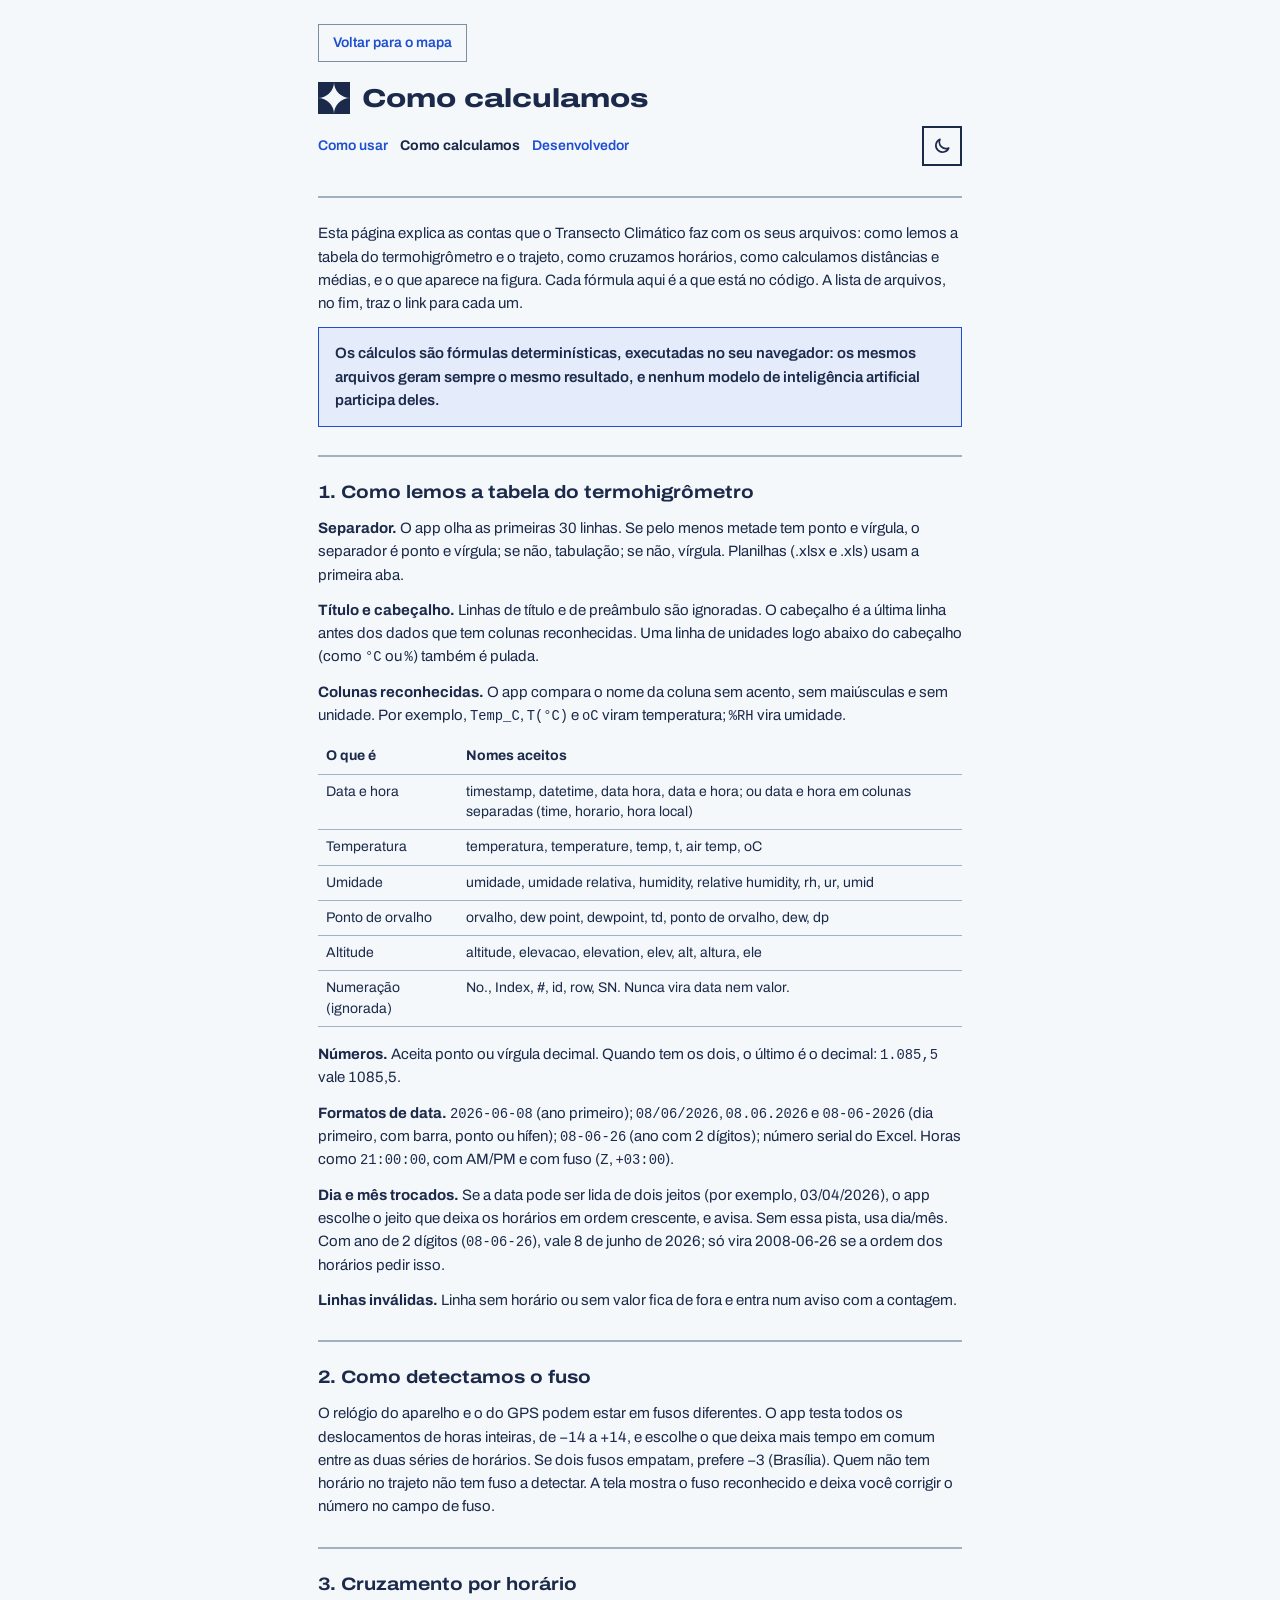
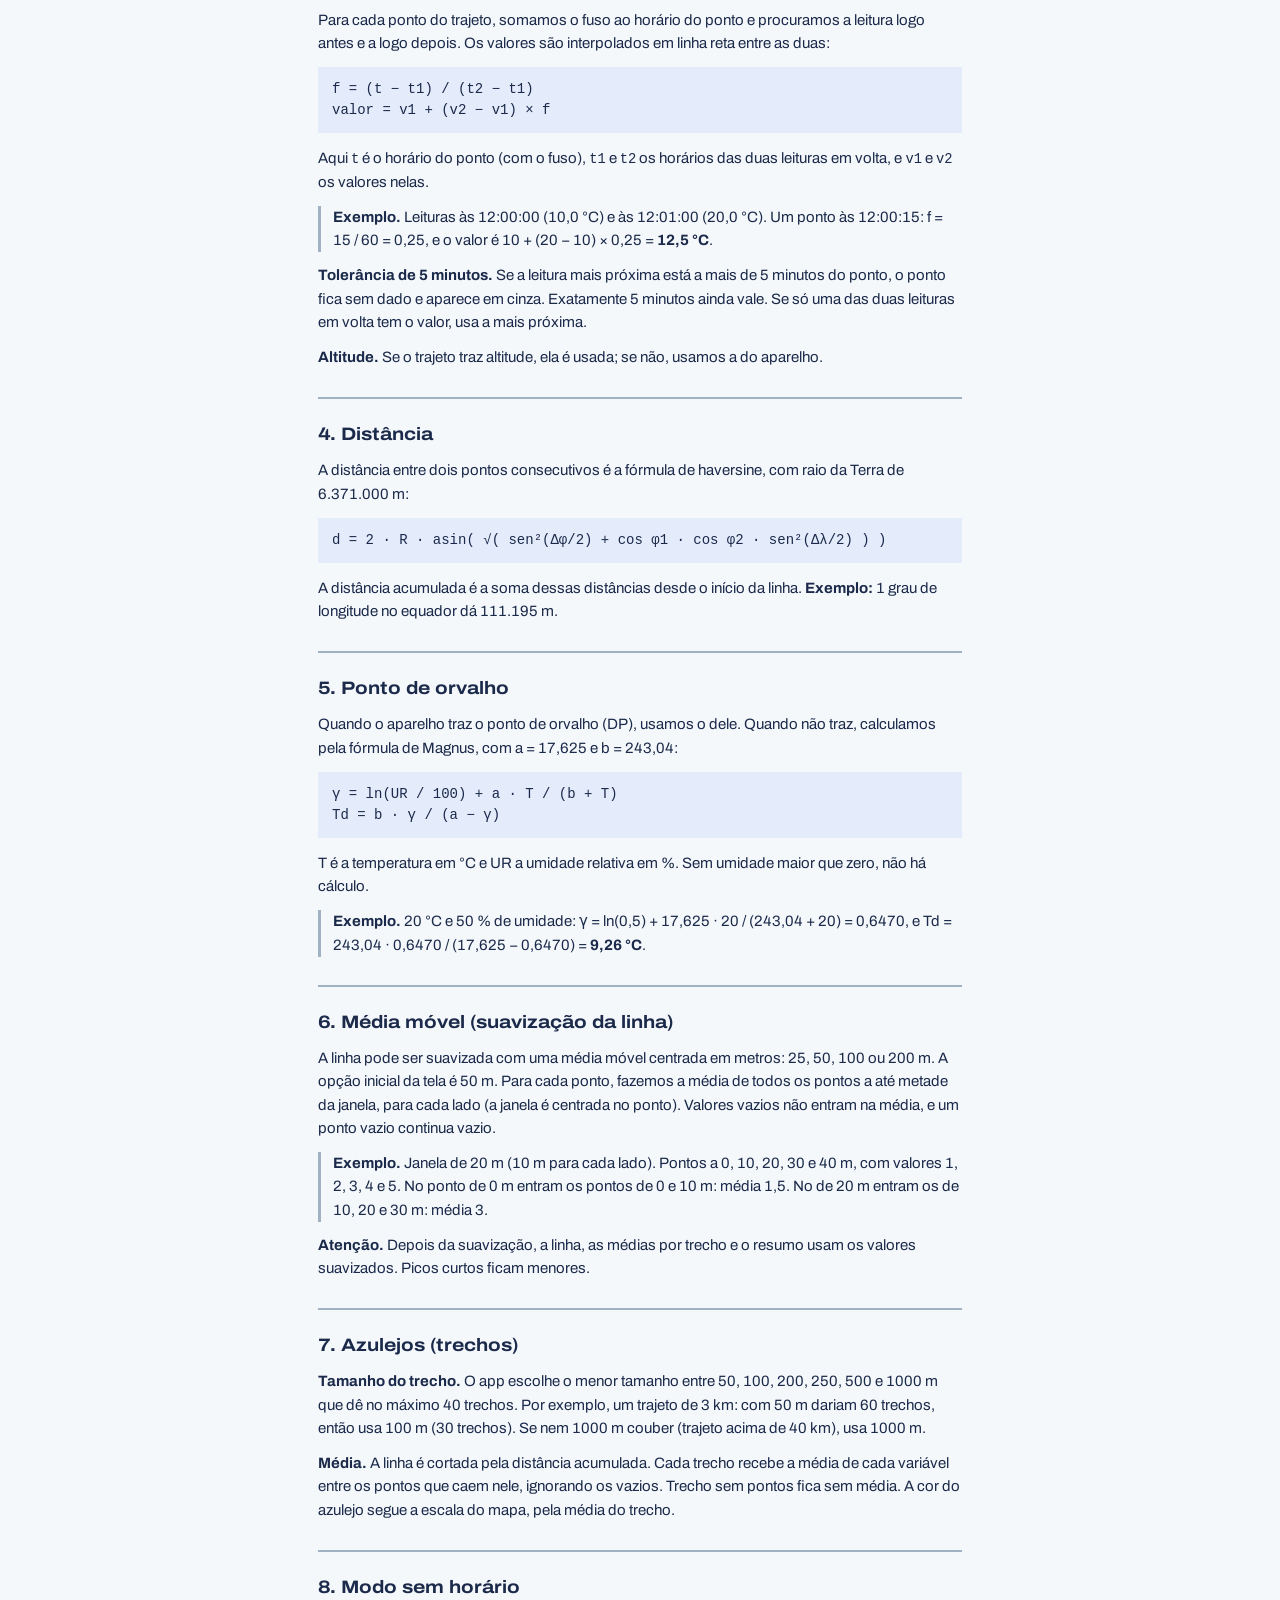
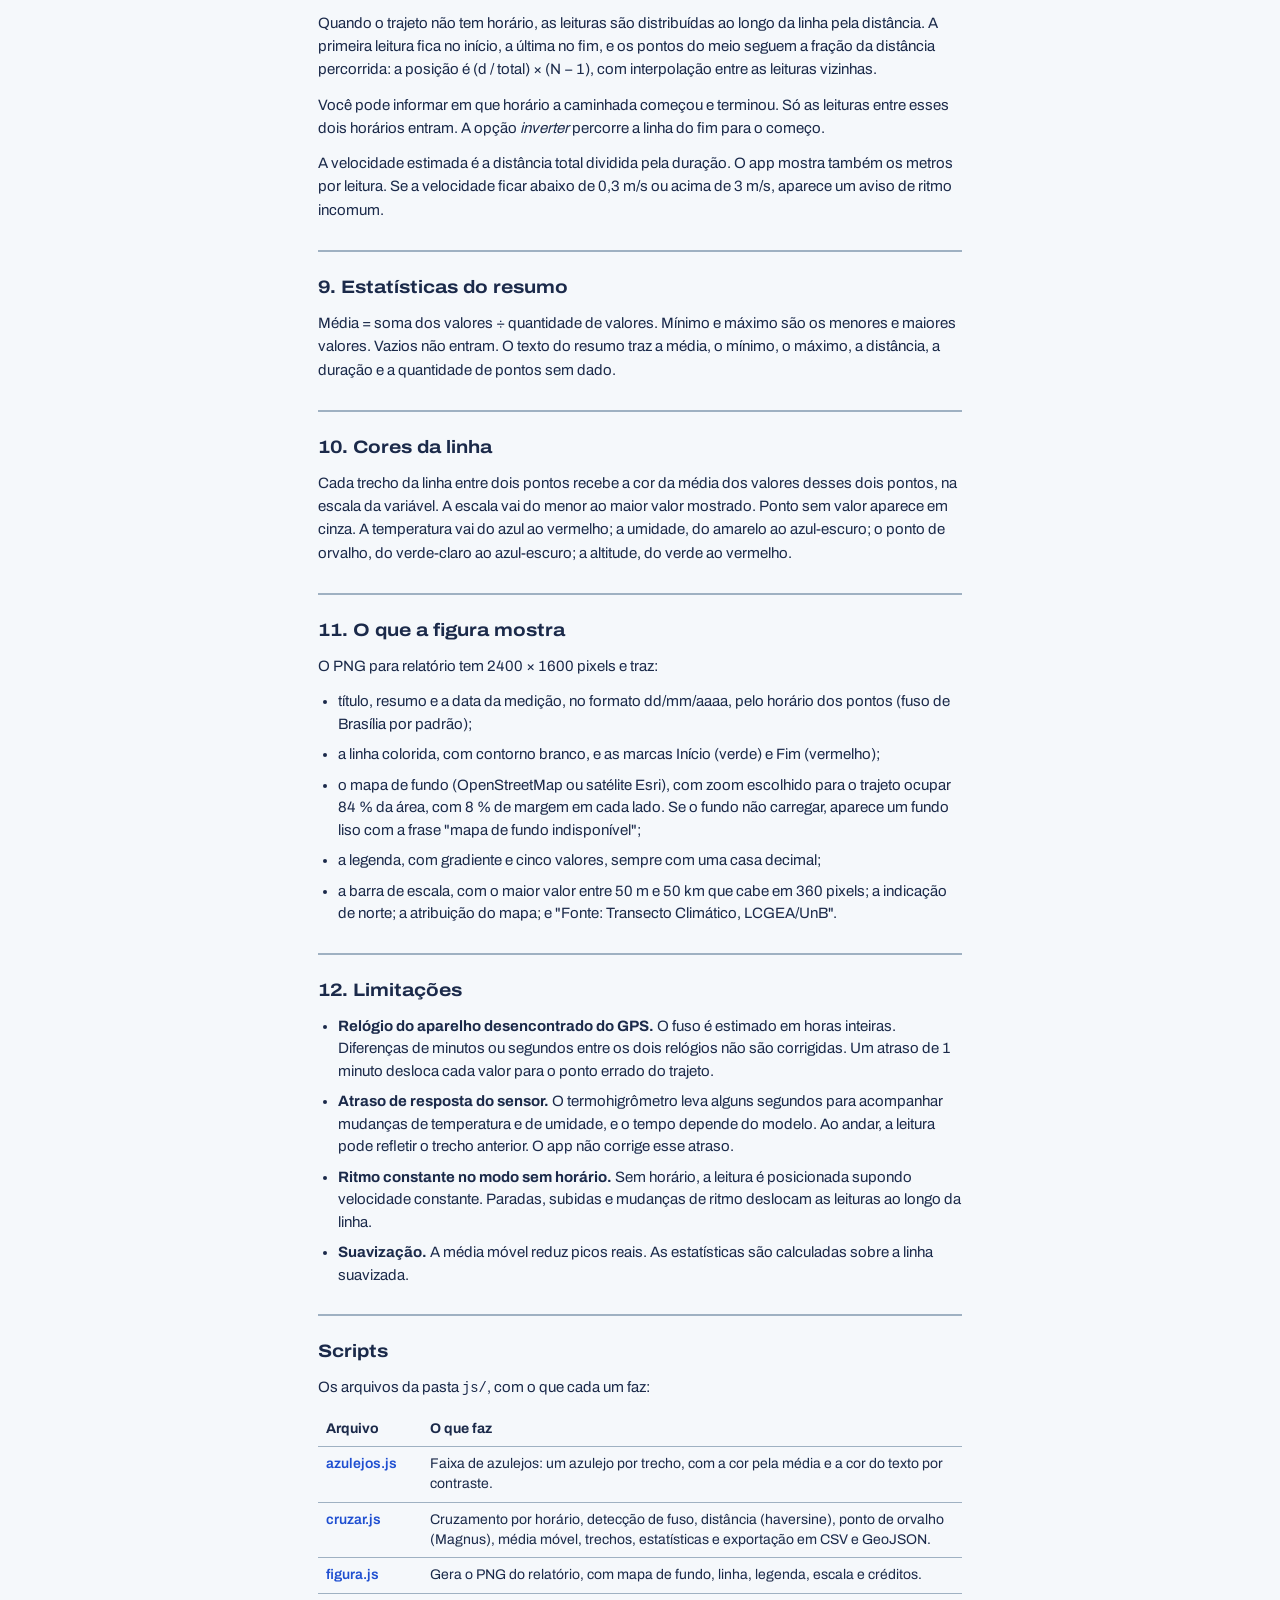
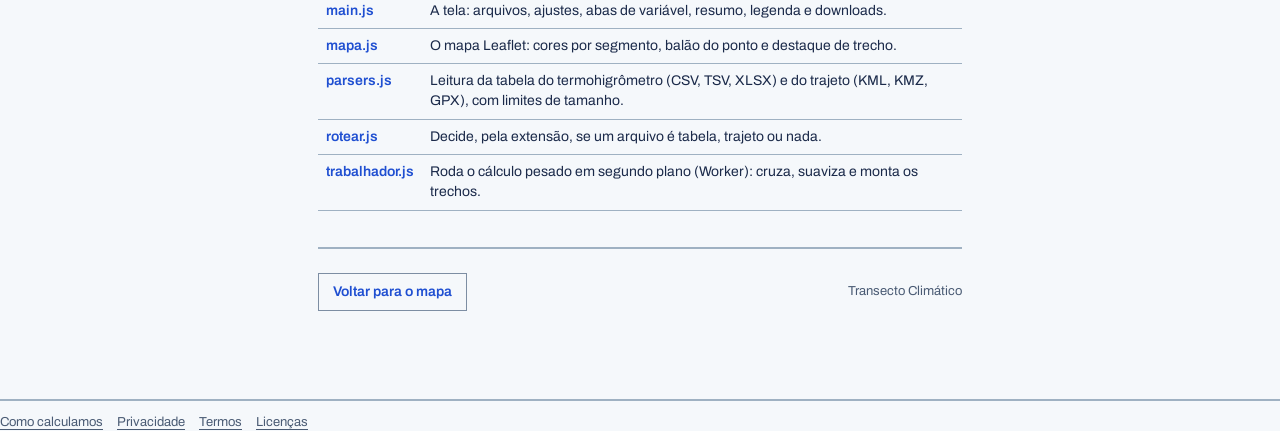
<file: metodologia.html>
<!doctype html>
<html lang="pt-BR">
<head>
  <meta charset="utf-8">
  <meta name="viewport" content="width=device-width, initial-scale=1">
  <title>Como calculamos — Transecto Climático</title>
    <meta http-equiv="Content-Security-Policy" content="default-src 'none'; script-src 'self'; style-src 'self' 'unsafe-inline'; font-src 'self'; img-src 'self' data: blob: https://*.tile.openstreetmap.org https://tile.openstreetmap.org https://server.arcgisonline.com; connect-src 'self' https://*.tile.openstreetmap.org https://tile.openstreetmap.org https://server.arcgisonline.com; worker-src 'self'; base-uri 'none'; form-action 'none'">
    <script src="js/tema.js"></script>
  <link rel="icon" href="favicon.svg" type="image/svg+xml">
  <link rel="icon" href="favicon-32.png" sizes="32x32" type="image/png">
  <link rel="apple-touch-icon" href="apple-touch-icon.png">
  <link rel="stylesheet" href="css/app.css">
  <style>
    .guia-corpo {
      max-width: 680px;
      margin: 0 auto;
      padding: 24px 18px 64px;
    }

    .guia-nav {
      margin-bottom: 20px;
    }

    .guia-voltar {
      display: inline-flex;
      align-items: center;
      padding: 8px 14px;
      border: 1px solid var(--controle);
      border-radius: 0;
      background: transparent;
      color: var(--cobalto);
      text-decoration: none;
      font-weight: 600;
      font-size: 14px;
    }

    .guia-voltar:hover {
      border-color: var(--cobalto);
      background: var(--cobalto-palido);
    }

    .guia-header {
      padding-bottom: 20px;
      border-bottom: 2px solid var(--rejunte);
      margin-bottom: 24px;
    }

    .guia-cabecalho {
      display: flex;
      align-items: center;
      gap: 12px;
      margin-bottom: 10px;
    }

    .guia-cabecalho .marca {
      flex: none;
      width: 32px;
      height: 32px;
    }

    .guia-cabecalho h1 {
      flex: 1;
      min-width: 0;
      margin: 0;
      font-size: 26px;
      font-weight: 800;
      font-stretch: 125%;
      line-height: 1.2;
    }

    .guia-cabecalho-links {
      display: flex;
      align-items: center;
      gap: 12px;
      flex: none;
    }

    .guia-cabecalho-links a {
      color: var(--cobalto);
      font-weight: 600;
      font-size: 14px;
      text-decoration: none;
      white-space: nowrap;
    }

    .guia-cabecalho-links a:hover {
      text-decoration: underline;
      text-underline-offset: 3px;
    }

    .guia-cabecalho-links a[aria-current="page"] {
      color: var(--tinta);
      font-weight: 700;
    }

    .guia-secao {
      margin-top: 28px;
      padding-top: 22px;
      border-top: 2px solid var(--rejunte);
    }

    .guia-secao:first-of-type {
      margin-top: 0;
      padding-top: 0;
      border-top: 0;
    }

    .guia-secao h2 {
      font-size: 18px;
      font-weight: 700;
      font-stretch: 115%;
      margin: 0 0 12px;
      color: var(--tinta);
    }

    .guia-secao p {
      margin: 0 0 12px;
      font-size: 15px;
      line-height: 1.55;
      color: var(--tinta);
    }

    .guia-secao ul {
      margin: 0 0 14px;
      padding-left: 20px;
    }

    .guia-secao li {
      margin-bottom: 8px;
      font-size: 15px;
      line-height: 1.5;
    }

    .guia-secao a {
      color: var(--cobalto);
      text-decoration: none;
      font-weight: 600;
    }

    .guia-secao a:hover {
      text-decoration: underline;
      text-underline-offset: 3px;
    }

    .guia-rodape {
      margin-top: 36px;
      padding-top: 24px;
      border-top: 2px solid var(--rejunte);
      display: flex;
      justify-content: space-between;
      align-items: center;
      flex-wrap: wrap;
      gap: 12px;
    }

    @media (max-width: 480px) {
      .guia-corpo {
        padding: 16px 12px 48px;
      }

      .guia-cabecalho {
        gap: 8px;
      }

      .guia-cabecalho .marca {
        width: 24px;
        height: 24px;
      }

      .guia-cabecalho h1 {
        font-size: 18px;
        min-width: 0;
      }

      .guia-cabecalho-links {
        gap: 8px;
      }

      .guia-cabecalho-links a {
        font-size: 13px;
      }

      .guia-voltar {
        width: 100%;
        justify-content: center;
      }
    }

    .guia-destaque {
      margin: 18px 0 0;
      padding: 14px 16px;
      border: 1px solid var(--cobalto);
      background: var(--cobalto-palido);
      font-weight: 600;
    }

    .guia-formula {
      margin: 0 0 14px;
      padding: 12px 14px;
      background: var(--cobalto-palido);
      overflow-x: auto;
      font-family: ui-monospace, Menlo, Consolas, monospace;
      font-size: 14px;
      line-height: 1.5;
      white-space: pre;
    }

    .guia-exemplo {
      padding-left: 12px;
      border-left: 3px solid var(--rejunte);
    }

    .guia-tabela {
      width: 100%;
      border-collapse: collapse;
      margin: 0 0 16px;
      font-size: 14px;
    }

    .guia-tabela th,
    .guia-tabela td {
      text-align: left;
      vertical-align: top;
      padding: 7px 8px;
      border-bottom: 1px solid var(--rejunte);
    }

    .guia-tabela th {
      font-weight: 700;
    }

    .guia-secao code {
      font-size: 0.92em;
    }

    @media (max-width: 480px) {
      .guia-tabela {
        display: block;
        overflow-x: auto;
      }
    }
  </style>
</head>
<body>
  <div class="guia-corpo">
    <nav class="guia-nav" aria-label="Navegação">
      <a href="index.html" class="guia-voltar">Voltar para o mapa</a>
    </nav>

    <header class="guia-header">
      <div class="guia-cabecalho">
        <svg class="marca" viewBox="0 0 48 48" aria-hidden="true" focusable="false">
          <path d="M0 0H24A24 24 0 0 1 0 24Z"/>
          <path d="M48 0V24A24 24 0 0 1 24 0Z"/>
          <path d="M0 48V24A24 24 0 0 1 24 48Z"/>
          <path d="M48 48H24A24 24 0 0 1 48 24Z"/>
        </svg>
        <h1>Como calculamos</h1>
        <nav class="guia-cabecalho-links" aria-label="Páginas">
          <a href="ajuda.html">Como usar</a>
          <a href="metodologia.html" aria-current="page">Como calculamos</a>
          <a href="desenvolvedor.html">Desenvolvedor</a>
        </nav>
        <button type="button" class="tema-alternar" data-tema-alternar aria-label="Ativar modo escuro">
          <svg class="icone-lua" viewBox="0 0 24 24" aria-hidden="true" focusable="false"><path d="M20 14.5A8 8 0 0 1 9.5 4a8 8 0 1 0 10.5 10.5Z"/></svg>
          <svg class="icone-sol" viewBox="0 0 24 24" aria-hidden="true" focusable="false"><circle cx="12" cy="12" r="4"/><path d="M12 2v2M12 20v2M4.9 4.9l1.4 1.4M17.7 17.7l1.4 1.4M2 12h2M20 12h2M4.9 19.1l1.4-1.4M17.7 6.3l1.4-1.4"/></svg>
        </button>
      </div>
    </header>

    <main>
      <section class="guia-secao">
        <p>Esta página explica as contas que o Transecto Climático faz com os seus arquivos: como lemos a tabela do termohigrômetro e o trajeto, como cruzamos horários, como calculamos distâncias e médias, e o que aparece na figura. Cada fórmula aqui é a que está no código. A lista de arquivos, no fim, traz o link para cada um.</p>
        <p class="guia-destaque">Os cálculos são fórmulas determinísticas, executadas no seu navegador: os mesmos arquivos geram sempre o mesmo resultado, e nenhum modelo de inteligência artificial participa deles.</p>
      </section>

      <section class="guia-secao">
        <h2>1. Como lemos a tabela do termohigrômetro</h2>
        <p><strong>Separador.</strong> O app olha as primeiras 30 linhas. Se pelo menos metade tem ponto e vírgula, o separador é ponto e vírgula; se não, tabulação; se não, vírgula. Planilhas (.xlsx e .xls) usam a primeira aba.</p>
        <p><strong>Título e cabeçalho.</strong> Linhas de título e de preâmbulo são ignoradas. O cabeçalho é a última linha antes dos dados que tem colunas reconhecidas. Uma linha de unidades logo abaixo do cabeçalho (como <code>°C</code> ou <code>%</code>) também é pulada.</p>
        <p><strong>Colunas reconhecidas.</strong> O app compara o nome da coluna sem acento, sem maiúsculas e sem unidade. Por exemplo, <code>Temp_C</code>, <code>T(°C)</code> e <code>oC</code> viram temperatura; <code>%RH</code> vira umidade.</p>
        <table class="guia-tabela">
          <thead><tr><th scope="col">O que é</th><th scope="col">Nomes aceitos</th></tr></thead>
          <tbody>
            <tr><td>Data e hora</td><td>timestamp, datetime, data hora, data e hora; ou data e hora em colunas separadas (time, horario, hora local)</td></tr>
            <tr><td>Temperatura</td><td>temperatura, temperature, temp, t, air temp, oC</td></tr>
            <tr><td>Umidade</td><td>umidade, umidade relativa, humidity, relative humidity, rh, ur, umid</td></tr>
            <tr><td>Ponto de orvalho</td><td>orvalho, dew point, dewpoint, td, ponto de orvalho, dew, dp</td></tr>
            <tr><td>Altitude</td><td>altitude, elevacao, elevation, elev, alt, altura, ele</td></tr>
            <tr><td>Numeração (ignorada)</td><td>No., Index, #, id, row, SN. Nunca vira data nem valor.</td></tr>
          </tbody>
        </table>
        <p><strong>Números.</strong> Aceita ponto ou vírgula decimal. Quando tem os dois, o último é o decimal: <code>1.085,5</code> vale 1085,5.</p>
        <p><strong>Formatos de data.</strong> <code>2026-06-08</code> (ano primeiro); <code>08/06/2026</code>, <code>08.06.2026</code> e <code>08-06-2026</code> (dia primeiro, com barra, ponto ou hífen); <code>08-06-26</code> (ano com 2 dígitos); número serial do Excel. Horas como <code>21:00:00</code>, com AM/PM e com fuso (<code>Z</code>, <code>+03:00</code>).</p>
        <p><strong>Dia e mês trocados.</strong> Se a data pode ser lida de dois jeitos (por exemplo, 03/04/2026), o app escolhe o jeito que deixa os horários em ordem crescente, e avisa. Sem essa pista, usa dia/mês. Com ano de 2 dígitos (<code>08-06-26</code>), vale 8 de junho de 2026; só vira 2008-06-26 se a ordem dos horários pedir isso.</p>
        <p><strong>Linhas inválidas.</strong> Linha sem horário ou sem valor fica de fora e entra num aviso com a contagem.</p>
      </section>

      <section class="guia-secao">
        <h2>2. Como detectamos o fuso</h2>
        <p>O relógio do aparelho e o do GPS podem estar em fusos diferentes. O app testa todos os deslocamentos de horas inteiras, de −14 a +14, e escolhe o que deixa mais tempo em comum entre as duas séries de horários. Se dois fusos empatam, prefere −3 (Brasília). Quem não tem horário no trajeto não tem fuso a detectar. A tela mostra o fuso reconhecido e deixa você corrigir o número no campo de fuso.</p>
      </section>

      <section class="guia-secao">
        <h2>3. Cruzamento por horário</h2>
        <p>Para cada ponto do trajeto, somamos o fuso ao horário do ponto e procuramos a leitura logo antes e a logo depois. Os valores são interpolados em linha reta entre as duas:</p>
        <pre class="guia-formula">f = (t − t1) / (t2 − t1)
valor = v1 + (v2 − v1) × f</pre>
        <p>Aqui <code>t</code> é o horário do ponto (com o fuso), <code>t1</code> e <code>t2</code> os horários das duas leituras em volta, e <code>v1</code> e <code>v2</code> os valores nelas.</p>
        <p class="guia-exemplo"><strong>Exemplo.</strong> Leituras às 12:00:00 (10,0 °C) e às 12:01:00 (20,0 °C). Um ponto às 12:00:15: f = 15 / 60 = 0,25, e o valor é 10 + (20 − 10) × 0,25 = <strong>12,5 °C</strong>.</p>
        <p><strong>Tolerância de 5 minutos.</strong> Se a leitura mais próxima está a mais de 5 minutos do ponto, o ponto fica sem dado e aparece em cinza. Exatamente 5 minutos ainda vale. Se só uma das duas leituras em volta tem o valor, usa a mais próxima.</p>
        <p><strong>Altitude.</strong> Se o trajeto traz altitude, ela é usada; se não, usamos a do aparelho.</p>
      </section>

      <section class="guia-secao">
        <h2>4. Distância</h2>
        <p>A distância entre dois pontos consecutivos é a fórmula de haversine, com raio da Terra de 6.371.000 m:</p>
        <pre class="guia-formula">d = 2 · R · asin( √( sen²(Δφ/2) + cos φ1 · cos φ2 · sen²(Δλ/2) ) )</pre>
        <p>A distância acumulada é a soma dessas distâncias desde o início da linha. <strong>Exemplo:</strong> 1 grau de longitude no equador dá 111.195 m.</p>
      </section>

      <section class="guia-secao">
        <h2>5. Ponto de orvalho</h2>
        <p>Quando o aparelho traz o ponto de orvalho (DP), usamos o dele. Quando não traz, calculamos pela fórmula de Magnus, com a = 17,625 e b = 243,04:</p>
        <pre class="guia-formula">γ = ln(UR / 100) + a · T / (b + T)
Td = b · γ / (a − γ)</pre>
        <p>T é a temperatura em °C e UR a umidade relativa em %. Sem umidade maior que zero, não há cálculo.</p>
        <p class="guia-exemplo"><strong>Exemplo.</strong> 20 °C e 50 % de umidade: γ = ln(0,5) + 17,625 · 20 / (243,04 + 20) = 0,6470, e Td = 243,04 · 0,6470 / (17,625 − 0,6470) = <strong>9,26 °C</strong>.</p>
      </section>

      <section class="guia-secao">
        <h2>6. Média móvel (suavização da linha)</h2>
        <p>A linha pode ser suavizada com uma média móvel centrada em metros: 25, 50, 100 ou 200 m. A opção inicial da tela é 50 m. Para cada ponto, fazemos a média de todos os pontos a até metade da janela, para cada lado (a janela é centrada no ponto). Valores vazios não entram na média, e um ponto vazio continua vazio.</p>
        <p class="guia-exemplo"><strong>Exemplo.</strong> Janela de 20 m (10 m para cada lado). Pontos a 0, 10, 20, 30 e 40 m, com valores 1, 2, 3, 4 e 5. No ponto de 0 m entram os pontos de 0 e 10 m: média 1,5. No de 20 m entram os de 10, 20 e 30 m: média 3.</p>
        <p><strong>Atenção.</strong> Depois da suavização, a linha, as médias por trecho e o resumo usam os valores suavizados. Picos curtos ficam menores.</p>
      </section>

      <section class="guia-secao">
        <h2>7. Azulejos (trechos)</h2>
        <p><strong>Tamanho do trecho.</strong> O app escolhe o menor tamanho entre 50, 100, 200, 250, 500 e 1000 m que dê no máximo 40 trechos. Por exemplo, um trajeto de 3 km: com 50 m dariam 60 trechos, então usa 100 m (30 trechos). Se nem 1000 m couber (trajeto acima de 40 km), usa 1000 m.</p>
        <p><strong>Média.</strong> A linha é cortada pela distância acumulada. Cada trecho recebe a média de cada variável entre os pontos que caem nele, ignorando os vazios. Trecho sem pontos fica sem média. A cor do azulejo segue a escala do mapa, pela média do trecho.</p>
      </section>

      <section class="guia-secao">
        <h2>8. Modo sem horário</h2>
        <p>Quando o trajeto não tem horário, as leituras são distribuídas ao longo da linha pela distância. A primeira leitura fica no início, a última no fim, e os pontos do meio seguem a fração da distância percorrida: a posição é (d / total) × (N − 1), com interpolação entre as leituras vizinhas.</p>
        <p>Você pode informar em que horário a caminhada começou e terminou. Só as leituras entre esses dois horários entram. A opção <em>inverter</em> percorre a linha do fim para o começo.</p>
        <p>A velocidade estimada é a distância total dividida pela duração. O app mostra também os metros por leitura. Se a velocidade ficar abaixo de 0,3 m/s ou acima de 3 m/s, aparece um aviso de ritmo incomum.</p>
      </section>

      <section class="guia-secao">
        <h2>9. Estatísticas do resumo</h2>
        <p>Média = soma dos valores ÷ quantidade de valores. Mínimo e máximo são os menores e maiores valores. Vazios não entram. O texto do resumo traz a média, o mínimo, o máximo, a distância, a duração e a quantidade de pontos sem dado.</p>
      </section>

      <section class="guia-secao">
        <h2>10. Cores da linha</h2>
        <p>Cada trecho da linha entre dois pontos recebe a cor da média dos valores desses dois pontos, na escala da variável. A escala vai do menor ao maior valor mostrado. Ponto sem valor aparece em cinza. A temperatura vai do azul ao vermelho; a umidade, do amarelo ao azul-escuro; o ponto de orvalho, do verde-claro ao azul-escuro; a altitude, do verde ao vermelho.</p>
      </section>

      <section class="guia-secao">
        <h2>11. O que a figura mostra</h2>
        <p>O PNG para relatório tem 2400 × 1600 pixels e traz:</p>
        <ul>
          <li>título, resumo e a data da medição, no formato dd/mm/aaaa, pelo horário dos pontos (fuso de Brasília por padrão);</li>
          <li>a linha colorida, com contorno branco, e as marcas Início (verde) e Fim (vermelho);</li>
          <li>o mapa de fundo (OpenStreetMap ou satélite Esri), com zoom escolhido para o trajeto ocupar 84 % da área, com 8 % de margem em cada lado. Se o fundo não carregar, aparece um fundo liso com a frase "mapa de fundo indisponível";</li>
          <li>a legenda, com gradiente e cinco valores, sempre com uma casa decimal;</li>
          <li>a barra de escala, com o maior valor entre 50 m e 50 km que cabe em 360 pixels; a indicação de norte; a atribuição do mapa; e "Fonte: Transecto Climático, LCGEA/UnB".</li>
        </ul>
      </section>

      <section class="guia-secao">
        <h2>12. Limitações</h2>
        <ul>
          <li><strong>Relógio do aparelho desencontrado do GPS.</strong> O fuso é estimado em horas inteiras. Diferenças de minutos ou segundos entre os dois relógios não são corrigidas. Um atraso de 1 minuto desloca cada valor para o ponto errado do trajeto.</li>
          <li><strong>Atraso de resposta do sensor.</strong> O termohigrômetro leva alguns segundos para acompanhar mudanças de temperatura e de umidade, e o tempo depende do modelo. Ao andar, a leitura pode refletir o trecho anterior. O app não corrige esse atraso.</li>
          <li><strong>Ritmo constante no modo sem horário.</strong> Sem horário, a leitura é posicionada supondo velocidade constante. Paradas, subidas e mudanças de ritmo deslocam as leituras ao longo da linha.</li>
          <li><strong>Suavização.</strong> A média móvel reduz picos reais. As estatísticas são calculadas sobre a linha suavizada.</li>
        </ul>
      </section>

      <section class="guia-secao">
        <h2>Scripts</h2>
        <p>Os arquivos da pasta <code>js/</code>, com o que cada um faz:</p>
        <table class="guia-tabela">
          <thead><tr><th scope="col">Arquivo</th><th scope="col">O que faz</th></tr></thead>
          <tbody>
            <tr><td><a href="https://github.com/guedeszx1/transecto-climatico/blob/main/js/azulejos.js" target="_blank" rel="noopener">azulejos.js</a></td><td>Faixa de azulejos: um azulejo por trecho, com a cor pela média e a cor do texto por contraste.</td></tr>
            <tr><td><a href="https://github.com/guedeszx1/transecto-climatico/blob/main/js/cruzar.js" target="_blank" rel="noopener">cruzar.js</a></td><td>Cruzamento por horário, detecção de fuso, distância (haversine), ponto de orvalho (Magnus), média móvel, trechos, estatísticas e exportação em CSV e GeoJSON.</td></tr>
            <tr><td><a href="https://github.com/guedeszx1/transecto-climatico/blob/main/js/figura.js" target="_blank" rel="noopener">figura.js</a></td><td>Gera o PNG do relatório, com mapa de fundo, linha, legenda, escala e créditos.</td></tr>
            <tr><td><a href="https://github.com/guedeszx1/transecto-climatico/blob/main/js/main.js" target="_blank" rel="noopener">main.js</a></td><td>A tela: arquivos, ajustes, abas de variável, resumo, legenda e downloads.</td></tr>
            <tr><td><a href="https://github.com/guedeszx1/transecto-climatico/blob/main/js/mapa.js" target="_blank" rel="noopener">mapa.js</a></td><td>O mapa Leaflet: cores por segmento, balão do ponto e destaque de trecho.</td></tr>
            <tr><td><a href="https://github.com/guedeszx1/transecto-climatico/blob/main/js/parsers.js" target="_blank" rel="noopener">parsers.js</a></td><td>Leitura da tabela do termohigrômetro (CSV, TSV, XLSX) e do trajeto (KML, KMZ, GPX), com limites de tamanho.</td></tr>
            <tr><td><a href="https://github.com/guedeszx1/transecto-climatico/blob/main/js/rotear.js" target="_blank" rel="noopener">rotear.js</a></td><td>Decide, pela extensão, se um arquivo é tabela, trajeto ou nada.</td></tr>
            <tr><td><a href="https://github.com/guedeszx1/transecto-climatico/blob/main/js/trabalhador.js" target="_blank" rel="noopener">trabalhador.js</a></td><td>Roda o cálculo pesado em segundo plano (Worker): cruza, suaviza e monta os trechos.</td></tr>
          </tbody>
        </table>
      </section>
    </main>

    <footer class="guia-rodape">
      <a href="index.html" class="guia-voltar">Voltar para o mapa</a>
      <span style="color: var(--suave); font-size: 13px;">Transecto Climático</span>
    </footer>
  </div>
  <footer class="rodape">
    <a href="metodologia.html">Como calculamos</a>
    <a href="privacidade.html">Privacidade</a>
    <a href="termos.html">Termos</a>
    <a href="licencas.html">Licenças</a>
  </footer>
</body>
</html>
</file>
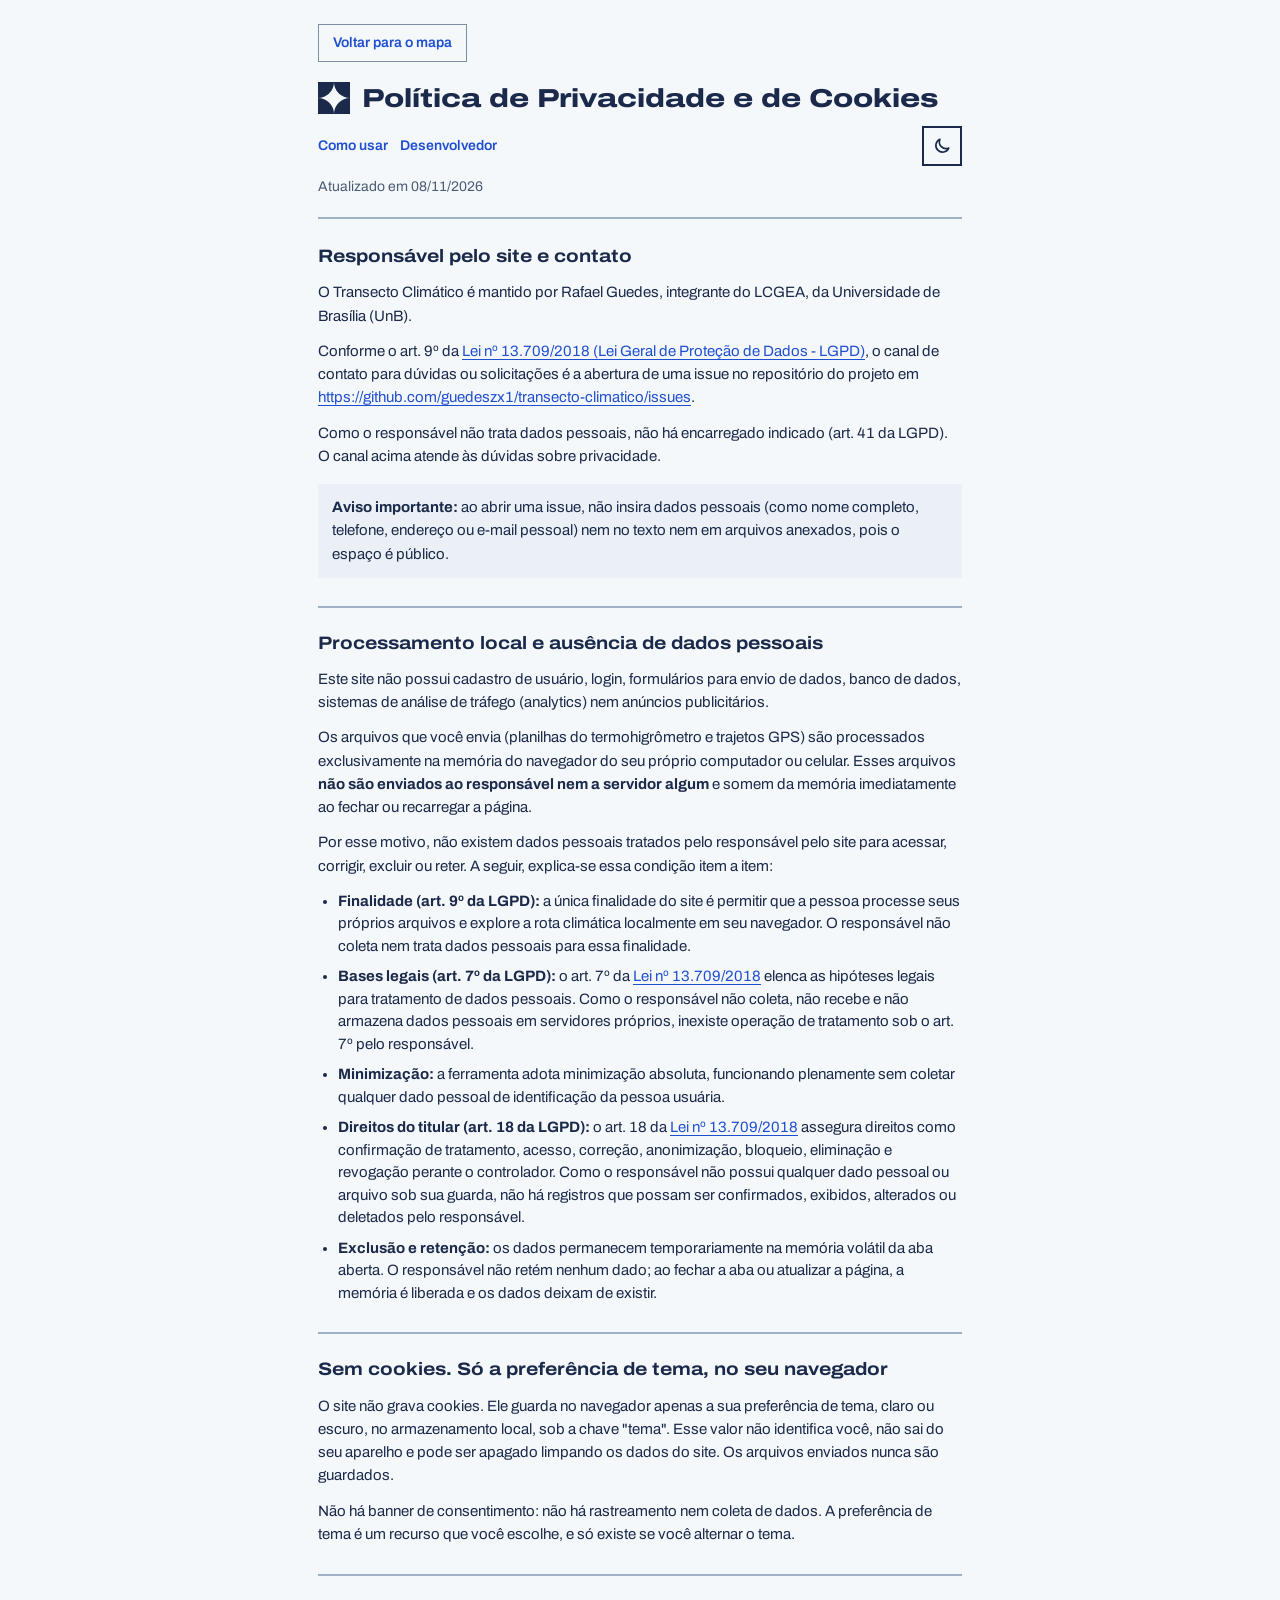
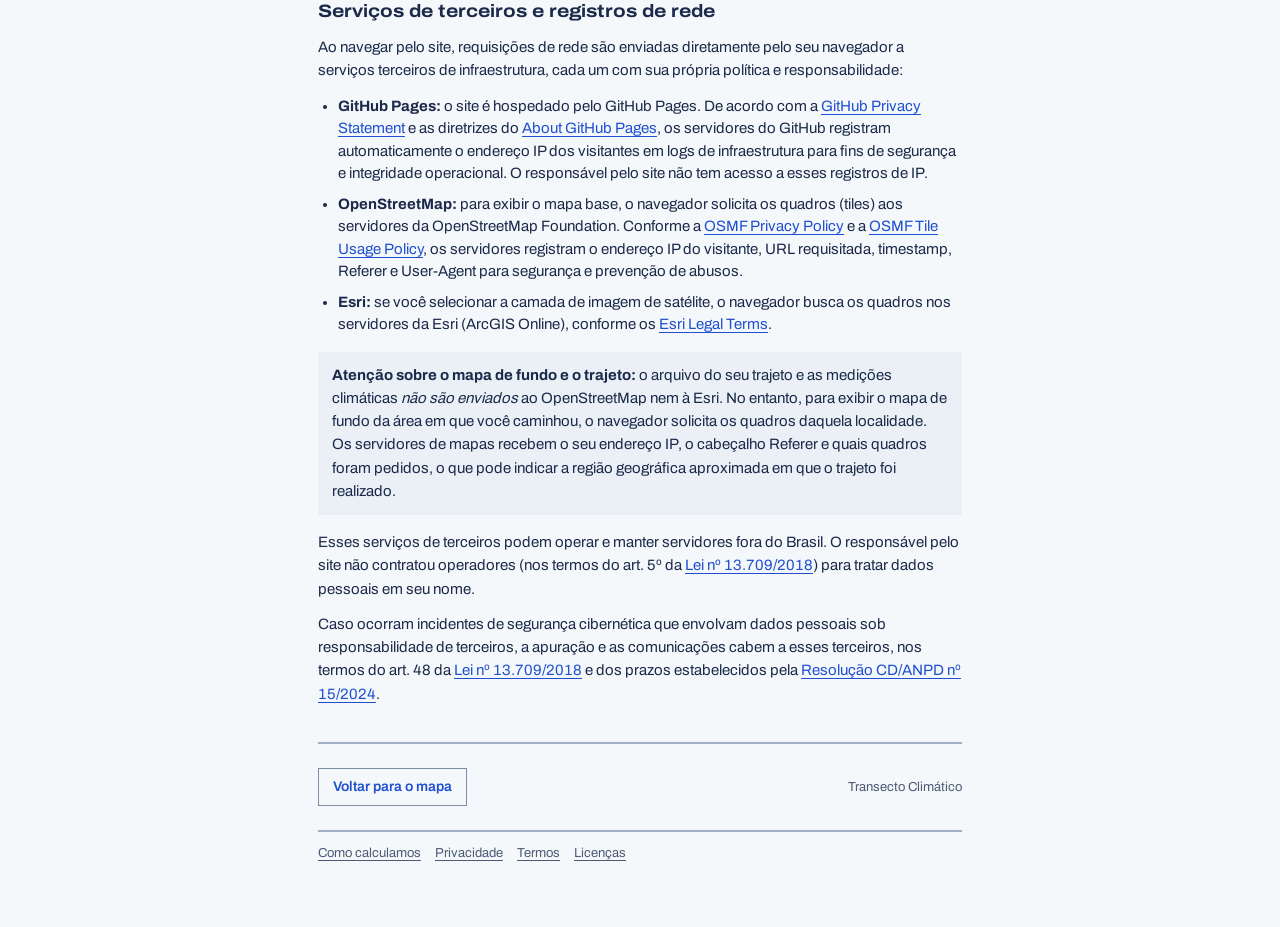
<file: privacidade.html>
<!doctype html>
<html lang="pt-BR">
<head>
  <meta charset="utf-8">
  <meta name="viewport" content="width=device-width, initial-scale=1">
  <title>Política de Privacidade e de Cookies — Transecto Climático</title>
  <meta http-equiv="Content-Security-Policy" content="default-src 'none'; script-src 'self'; style-src 'self' 'unsafe-inline'; font-src 'self'; img-src 'self' data: blob: https://*.tile.openstreetmap.org https://tile.openstreetmap.org https://server.arcgisonline.com; connect-src 'self' https://*.tile.openstreetmap.org https://tile.openstreetmap.org https://server.arcgisonline.com; worker-src 'self'; base-uri 'none'; form-action 'none'">
    <script src="js/tema.js"></script>
  <link rel="icon" href="favicon.svg" type="image/svg+xml">
  <link rel="icon" href="favicon-32.png" sizes="32x32" type="image/png">
  <link rel="apple-touch-icon" href="apple-touch-icon.png">
  <link rel="stylesheet" href="css/app.css">
  <style>
    .guia-corpo {
      max-width: 680px;
      margin: 0 auto;
      padding: 24px 18px 64px;
    }

    .guia-nav {
      margin-bottom: 20px;
    }

    .guia-voltar {
      display: inline-flex;
      align-items: center;
      padding: 8px 14px;
      border: 1px solid var(--controle);
      border-radius: 0;
      background: transparent;
      color: var(--cobalto);
      text-decoration: none;
      font-weight: 600;
      font-size: 14px;
    }

    .guia-voltar:hover {
      border-color: var(--cobalto);
      background: var(--cobalto-palido);
    }

    .guia-header {
      padding-bottom: 20px;
      border-bottom: 2px solid var(--rejunte);
      margin-bottom: 24px;
    }

    .guia-cabecalho {
      display: flex;
      align-items: center;
      gap: 12px;
      margin-bottom: 10px;
    }

    .guia-cabecalho .marca {
      flex: none;
      width: 32px;
      height: 32px;
    }

    .guia-cabecalho h1 {
      flex: 1;
      min-width: 0;
      margin: 0;
      font-size: 26px;
      font-weight: 800;
      font-stretch: 125%;
      line-height: 1.2;
    }

    .guia-cabecalho-links {
      display: flex;
      align-items: center;
      gap: 12px;
      flex: none;
    }

    .guia-cabecalho-links a {
      color: var(--cobalto);
      font-weight: 600;
      font-size: 14px;
      text-decoration: none;
      white-space: nowrap;
    }

    .guia-cabecalho-links a:hover {
      text-decoration: underline;
      text-underline-offset: 3px;
    }

    .guia-subtitulo {
      margin: 0;
      color: var(--suave);
      font-size: 14px;
      line-height: 1.5;
    }

    .guia-secao {
      margin-top: 28px;
      padding-top: 22px;
      border-top: 2px solid var(--rejunte);
    }

    .guia-secao:first-of-type {
      margin-top: 0;
      padding-top: 0;
      border-top: 0;
    }

    .guia-secao h2 {
      font-size: 18px;
      font-weight: 700;
      font-stretch: 115%;
      margin: 0 0 12px;
      color: var(--tinta);
    }

    .guia-secao h3 {
      font-size: 15px;
      font-weight: 700;
      margin: 18px 0 6px;
      color: var(--tinta);
    }

    .guia-secao p {
      margin: 0 0 12px;
      font-size: 15px;
      line-height: 1.55;
      color: var(--tinta);
    }

    .guia-secao ul {
      margin: 0 0 14px;
      padding-left: 20px;
    }

    .guia-secao li {
      margin-bottom: 8px;
      font-size: 15px;
      line-height: 1.5;
    }

    .guia-secao li strong {
      font-weight: 700;
    }

    .guia-secao a {
      color: var(--cobalto);
      text-decoration: underline;
      text-underline-offset: 3px;
    }

    .nota {
      margin: 16px 0;
      padding: 12px 14px;
      background: var(--aviso-fundo);
      border-radius: 0;
      font-size: 14px;
      line-height: 1.5;
    }

    .nota p {
      margin: 0;
    }

    .guia-rodape {
      margin-top: 36px;
      padding-top: 24px;
      border-top: 2px solid var(--rejunte);
      display: flex;
      justify-content: space-between;
      align-items: center;
      flex-wrap: wrap;
      gap: 12px;
    }

    @media (max-width: 480px) {
      .guia-corpo {
        padding: 16px 12px 48px;
      }

      .guia-cabecalho {
        gap: 8px;
      }

      .guia-cabecalho .marca {
        width: 24px;
        height: 24px;
      }

      .guia-cabecalho h1 {
        font-size: 18px;
        min-width: 0;
      }

      .guia-cabecalho-links {
        gap: 8px;
      }

      .guia-cabecalho-links a {
        font-size: 13px;
      }

      .guia-voltar {
        width: 100%;
        justify-content: center;
      }
    }
  </style>
</head>
<body>
  <div class="guia-corpo">
    <nav class="guia-nav" aria-label="Navegação">
      <a href="index.html" class="guia-voltar">Voltar para o mapa</a>
    </nav>

    <header class="guia-header">
      <div class="guia-cabecalho">
        <svg class="marca" viewBox="0 0 48 48" aria-hidden="true" focusable="false">
          <path d="M0 0H24A24 24 0 0 1 0 24Z"/>
          <path d="M48 0V24A24 24 0 0 1 24 0Z"/>
          <path d="M0 48V24A24 24 0 0 1 24 48Z"/>
          <path d="M48 48H24A24 24 0 0 1 48 24Z"/>
        </svg>
        <h1>Política de Privacidade e de Cookies</h1>
        <nav class="guia-cabecalho-links" aria-label="Páginas">
          <a href="ajuda.html">Como usar</a>
          <a href="desenvolvedor.html">Desenvolvedor</a>
        </nav>
        <button type="button" class="tema-alternar" data-tema-alternar aria-label="Ativar modo escuro">
          <svg class="icone-lua" viewBox="0 0 24 24" aria-hidden="true" focusable="false"><path d="M20 14.5A8 8 0 0 1 9.5 4a8 8 0 1 0 10.5 10.5Z"/></svg>
          <svg class="icone-sol" viewBox="0 0 24 24" aria-hidden="true" focusable="false"><circle cx="12" cy="12" r="4"/><path d="M12 2v2M12 20v2M4.9 4.9l1.4 1.4M17.7 17.7l1.4 1.4M2 12h2M20 12h2M4.9 19.1l1.4-1.4M17.7 6.3l1.4-1.4"/></svg>
        </button>
      </div>
      <p class="guia-subtitulo">Atualizado em 08/11/2026</p>
    </header>

    <main>
      <section class="guia-secao">
        <h2>Responsável pelo site e contato</h2>
        <p>O Transecto Climático é mantido por Rafael Guedes, integrante do LCGEA, da Universidade de Brasília (UnB).</p>
        <p>Conforme o art. 9º da <a href="http://www.planalto.gov.br/ccivil_03/_ato2015-2018/2018/lei/l13709.htm" target="_blank" rel="noopener">Lei nº 13.709/2018 (Lei Geral de Proteção de Dados - LGPD)</a>, o canal de contato para dúvidas ou solicitações é a abertura de uma issue no repositório do projeto em <a href="https://github.com/guedeszx1/transecto-climatico/issues" target="_blank" rel="noopener">https://github.com/guedeszx1/transecto-climatico/issues</a>.</p>
        <p>Como o responsável não trata dados pessoais, não há encarregado indicado (art. 41 da LGPD). O canal acima atende às dúvidas sobre privacidade.</p>
        <div class="nota">
          <p><strong>Aviso importante:</strong> ao abrir uma issue, não insira dados pessoais (como nome completo, telefone, endereço ou e-mail pessoal) nem no texto nem em arquivos anexados, pois o espaço é público.</p>
        </div>
      </section>

      <section class="guia-secao">
        <h2>Processamento local e ausência de dados pessoais</h2>
        <p>Este site não possui cadastro de usuário, login, formulários para envio de dados, banco de dados, sistemas de análise de tráfego (analytics) nem anúncios publicitários.</p>
        <p>Os arquivos que você envia (planilhas do termohigrômetro e trajetos GPS) são processados exclusivamente na memória do navegador do seu próprio computador ou celular. Esses arquivos <strong>não são enviados ao responsável nem a servidor algum</strong> e somem da memória imediatamente ao fechar ou recarregar a página.</p>
        <p>Por esse motivo, não existem dados pessoais tratados pelo responsável pelo site para acessar, corrigir, excluir ou reter. A seguir, explica-se essa condição item a item:</p>
        <ul>
          <li><strong>Finalidade (art. 9º da LGPD):</strong> a única finalidade do site é permitir que a pessoa processe seus próprios arquivos e explore a rota climática localmente em seu navegador. O responsável não coleta nem trata dados pessoais para essa finalidade.</li>
          <li><strong>Bases legais (art. 7º da LGPD):</strong> o art. 7º da <a href="http://www.planalto.gov.br/ccivil_03/_ato2015-2018/2018/lei/l13709.htm" target="_blank" rel="noopener">Lei nº 13.709/2018</a> elenca as hipóteses legais para tratamento de dados pessoais. Como o responsável não coleta, não recebe e não armazena dados pessoais em servidores próprios, inexiste operação de tratamento sob o art. 7º pelo responsável.</li>
          <li><strong>Minimização:</strong> a ferramenta adota minimização absoluta, funcionando plenamente sem coletar qualquer dado pessoal de identificação da pessoa usuária.</li>
          <li><strong>Direitos do titular (art. 18 da LGPD):</strong> o art. 18 da <a href="http://www.planalto.gov.br/ccivil_03/_ato2015-2018/2018/lei/l13709.htm" target="_blank" rel="noopener">Lei nº 13.709/2018</a> assegura direitos como confirmação de tratamento, acesso, correção, anonimização, bloqueio, eliminação e revogação perante o controlador. Como o responsável não possui qualquer dado pessoal ou arquivo sob sua guarda, não há registros que possam ser confirmados, exibidos, alterados ou deletados pelo responsável.</li>
          <li><strong>Exclusão e retenção:</strong> os dados permanecem temporariamente na memória volátil da aba aberta. O responsável não retém nenhum dado; ao fechar a aba ou atualizar a página, a memória é liberada e os dados deixam de existir.</li>
        </ul>
      </section>

      <section class="guia-secao">
        <h2>Sem cookies. Só a preferência de tema, no seu navegador</h2>
        <p>O site não grava cookies. Ele guarda no navegador apenas a sua preferência de tema, claro ou escuro, no armazenamento local, sob a chave "tema". Esse valor não identifica você, não sai do seu aparelho e pode ser apagado limpando os dados do site. Os arquivos enviados nunca são guardados.</p>
        <p>Não há banner de consentimento: não há rastreamento nem coleta de dados. A preferência de tema é um recurso que você escolhe, e só existe se você alternar o tema.</p>
      </section>

      <section class="guia-secao">
        <h2>Serviços de terceiros e registros de rede</h2>
        <p>Ao navegar pelo site, requisições de rede são enviadas diretamente pelo seu navegador a serviços terceiros de infraestrutura, cada um com sua própria política e responsabilidade:</p>
        <ul>
          <li>
            <strong>GitHub Pages:</strong> o site é hospedado pelo GitHub Pages. De acordo com a <a href="https://docs.github.com/en/site-policy/privacy-policies/github-general-privacy-statement" target="_blank" rel="noopener">GitHub Privacy Statement</a> e as diretrizes do <a href="https://docs.github.com/en/pages/getting-started-with-github-pages/about-github-pages" target="_blank" rel="noopener">About GitHub Pages</a>, os servidores do GitHub registram automaticamente o endereço IP dos visitantes em logs de infraestrutura para fins de segurança e integridade operacional. O responsável pelo site não tem acesso a esses registros de IP.
          </li>
          <li>
            <strong>OpenStreetMap:</strong> para exibir o mapa base, o navegador solicita os quadros (tiles) aos servidores da OpenStreetMap Foundation. Conforme a <a href="https://wiki.osmfoundation.org/wiki/Privacy_Policy" target="_blank" rel="noopener">OSMF Privacy Policy</a> e a <a href="https://operations.osmfoundation.org/policies/tiles/" target="_blank" rel="noopener">OSMF Tile Usage Policy</a>, os servidores registram o endereço IP do visitante, URL requisitada, timestamp, Referer e User-Agent para segurança e prevenção de abusos.
          </li>
          <li>
            <strong>Esri:</strong> se você selecionar a camada de imagem de satélite, o navegador busca os quadros nos servidores da Esri (ArcGIS Online), conforme os <a href="https://www.esri.com/en-us/legal/copyright-trademarks" target="_blank" rel="noopener">Esri Legal Terms</a>.
          </li>
        </ul>
        <div class="nota">
          <p><strong>Atenção sobre o mapa de fundo e o trajeto:</strong> o arquivo do seu trajeto e as medições climáticas <em>não são enviados</em> ao OpenStreetMap nem à Esri. No entanto, para exibir o mapa de fundo da área em que você caminhou, o navegador solicita os quadros daquela localidade. Os servidores de mapas recebem o seu endereço IP, o cabeçalho Referer e quais quadros foram pedidos, o que pode indicar a região geográfica aproximada em que o trajeto foi realizado.</p>
        </div>
        <p>Esses serviços de terceiros podem operar e manter servidores fora do Brasil. O responsável pelo site não contratou operadores (nos termos do art. 5º da <a href="http://www.planalto.gov.br/ccivil_03/_ato2015-2018/2018/lei/l13709.htm" target="_blank" rel="noopener">Lei nº 13.709/2018</a>) para tratar dados pessoais em seu nome.</p>
        <p>Caso ocorram incidentes de segurança cibernética que envolvam dados pessoais sob responsabilidade de terceiros, a apuração e as comunicações cabem a esses terceiros, nos termos do art. 48 da <a href="http://www.planalto.gov.br/ccivil_03/_ato2015-2018/2018/lei/l13709.htm" target="_blank" rel="noopener">Lei nº 13.709/2018</a> e dos prazos estabelecidos pela <a href="https://www.in.gov.br/en/web/dou/-/resolucao-cd/anpd-n-15-de-24-de-abril-de-2024-556108422" target="_blank" rel="noopener">Resolução CD/ANPD nº 15/2024</a>.</p>
      </section>
    </main>

    <footer class="guia-rodape">
      <a href="index.html" class="guia-voltar">Voltar para o mapa</a>
      <span style="color: var(--suave); font-size: 13px;">Transecto Climático</span>
    </footer>
    <footer class="rodape">
      <a href="metodologia.html">Como calculamos</a>
      <a href="privacidade.html" aria-current="page">Privacidade</a>
      <a href="termos.html">Termos</a>
      <a href="licencas.html">Licenças</a>
    </footer>
  </div>
</body>
</html>
</file>
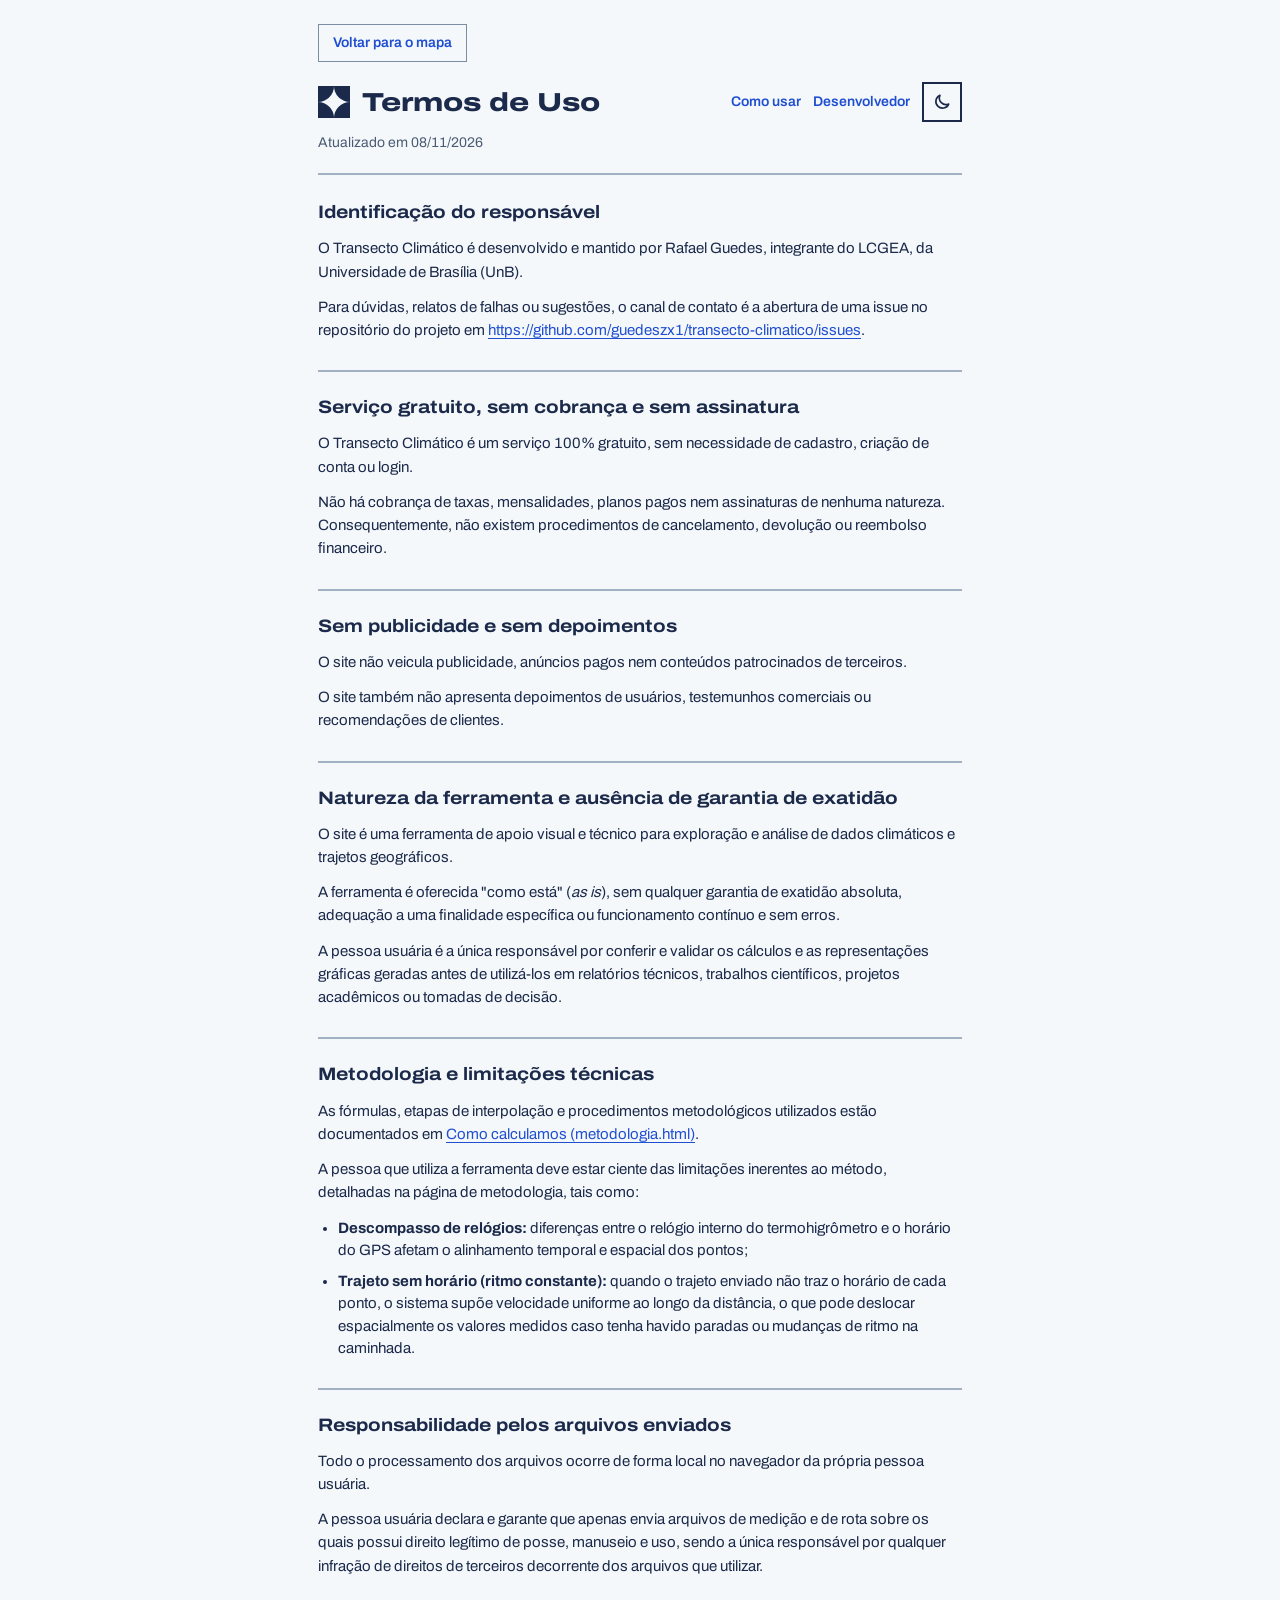
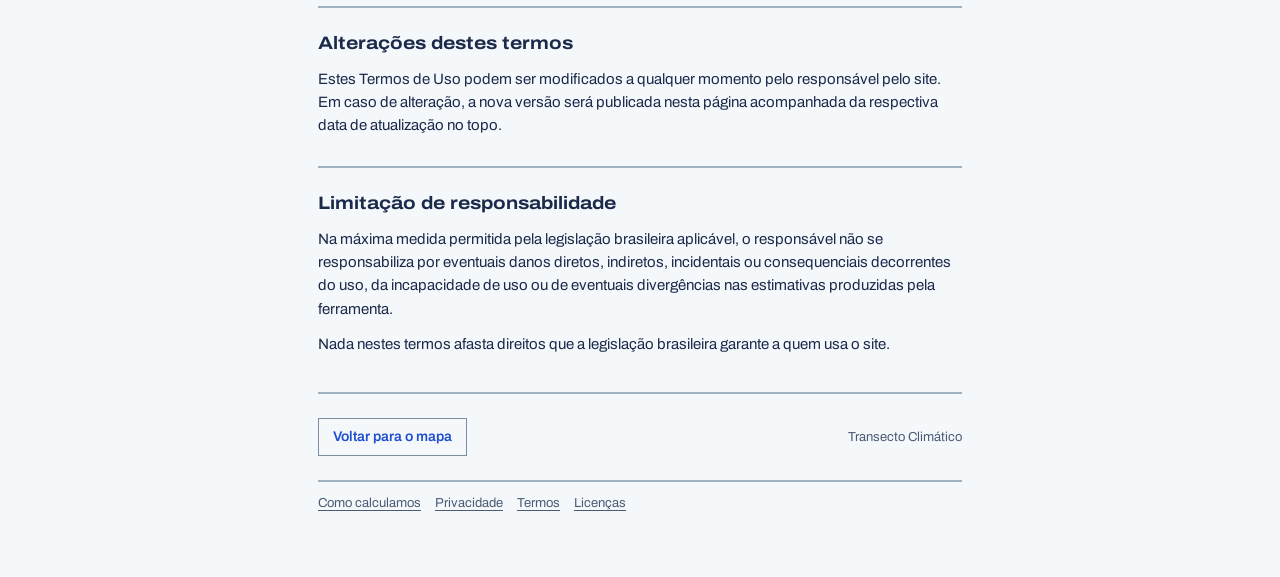
<file: termos.html>
<!doctype html>
<html lang="pt-BR">
<head>
  <meta charset="utf-8">
  <meta name="viewport" content="width=device-width, initial-scale=1">
  <title>Termos de Uso — Transecto Climático</title>
  <meta http-equiv="Content-Security-Policy" content="default-src 'none'; script-src 'self'; style-src 'self' 'unsafe-inline'; font-src 'self'; img-src 'self' data: blob: https://*.tile.openstreetmap.org https://tile.openstreetmap.org https://server.arcgisonline.com; connect-src 'self' https://*.tile.openstreetmap.org https://tile.openstreetmap.org https://server.arcgisonline.com; worker-src 'self'; base-uri 'none'; form-action 'none'">
    <script src="js/tema.js"></script>
  <link rel="icon" href="favicon.svg" type="image/svg+xml">
  <link rel="icon" href="favicon-32.png" sizes="32x32" type="image/png">
  <link rel="apple-touch-icon" href="apple-touch-icon.png">
  <link rel="stylesheet" href="css/app.css">
  <style>
    .guia-corpo {
      max-width: 680px;
      margin: 0 auto;
      padding: 24px 18px 64px;
    }

    .guia-nav {
      margin-bottom: 20px;
    }

    .guia-voltar {
      display: inline-flex;
      align-items: center;
      padding: 8px 14px;
      border: 1px solid var(--controle);
      border-radius: 0;
      background: transparent;
      color: var(--cobalto);
      text-decoration: none;
      font-weight: 600;
      font-size: 14px;
    }

    .guia-voltar:hover {
      border-color: var(--cobalto);
      background: var(--cobalto-palido);
    }

    .guia-header {
      padding-bottom: 20px;
      border-bottom: 2px solid var(--rejunte);
      margin-bottom: 24px;
    }

    .guia-cabecalho {
      display: flex;
      align-items: center;
      gap: 12px;
      margin-bottom: 10px;
    }

    .guia-cabecalho .marca {
      flex: none;
      width: 32px;
      height: 32px;
    }

    .guia-cabecalho h1 {
      flex: 1;
      min-width: 0;
      margin: 0;
      font-size: 26px;
      font-weight: 800;
      font-stretch: 125%;
      line-height: 1.2;
    }

    .guia-cabecalho-links {
      display: flex;
      align-items: center;
      gap: 12px;
      flex: none;
    }

    .guia-cabecalho-links a {
      color: var(--cobalto);
      font-weight: 600;
      font-size: 14px;
      text-decoration: none;
      white-space: nowrap;
    }

    .guia-cabecalho-links a:hover {
      text-decoration: underline;
      text-underline-offset: 3px;
    }

    .guia-subtitulo {
      margin: 0;
      color: var(--suave);
      font-size: 14px;
      line-height: 1.5;
    }

    .guia-secao {
      margin-top: 28px;
      padding-top: 22px;
      border-top: 2px solid var(--rejunte);
    }

    .guia-secao:first-of-type {
      margin-top: 0;
      padding-top: 0;
      border-top: 0;
    }

    .guia-secao h2 {
      font-size: 18px;
      font-weight: 700;
      font-stretch: 115%;
      margin: 0 0 12px;
      color: var(--tinta);
    }

    .guia-secao p {
      margin: 0 0 12px;
      font-size: 15px;
      line-height: 1.55;
      color: var(--tinta);
    }

    .guia-secao ul {
      margin: 0 0 14px;
      padding-left: 20px;
    }

    .guia-secao li {
      margin-bottom: 8px;
      font-size: 15px;
      line-height: 1.5;
    }

    .guia-secao li strong {
      font-weight: 700;
    }

    .guia-secao a {
      color: var(--cobalto);
      text-decoration: underline;
      text-underline-offset: 3px;
    }

    .nota {
      margin: 16px 0;
      padding: 12px 14px;
      background: var(--aviso-fundo);
      border-radius: 0;
      font-size: 14px;
      line-height: 1.5;
    }

    .nota p {
      margin: 0;
    }

    .guia-rodape {
      margin-top: 36px;
      padding-top: 24px;
      border-top: 2px solid var(--rejunte);
      display: flex;
      justify-content: space-between;
      align-items: center;
      flex-wrap: wrap;
      gap: 12px;
    }

    @media (max-width: 480px) {
      .guia-corpo {
        padding: 16px 12px 48px;
      }

      .guia-cabecalho {
        gap: 8px;
      }

      .guia-cabecalho .marca {
        width: 24px;
        height: 24px;
      }

      .guia-cabecalho h1 {
        font-size: 18px;
        min-width: 0;
      }

      .guia-cabecalho-links {
        gap: 8px;
      }

      .guia-cabecalho-links a {
        font-size: 13px;
      }

      .guia-voltar {
        width: 100%;
        justify-content: center;
      }
    }
  </style>
</head>
<body>
  <div class="guia-corpo">
    <nav class="guia-nav" aria-label="Navegação">
      <a href="index.html" class="guia-voltar">Voltar para o mapa</a>
    </nav>

    <header class="guia-header">
      <div class="guia-cabecalho">
        <svg class="marca" viewBox="0 0 48 48" aria-hidden="true" focusable="false">
          <path d="M0 0H24A24 24 0 0 1 0 24Z"/>
          <path d="M48 0V24A24 24 0 0 1 24 0Z"/>
          <path d="M0 48V24A24 24 0 0 1 24 48Z"/>
          <path d="M48 48H24A24 24 0 0 1 48 24Z"/>
        </svg>
        <h1>Termos de Uso</h1>
        <nav class="guia-cabecalho-links" aria-label="Páginas">
          <a href="ajuda.html">Como usar</a>
          <a href="desenvolvedor.html">Desenvolvedor</a>
        </nav>
        <button type="button" class="tema-alternar" data-tema-alternar aria-label="Ativar modo escuro">
          <svg class="icone-lua" viewBox="0 0 24 24" aria-hidden="true" focusable="false"><path d="M20 14.5A8 8 0 0 1 9.5 4a8 8 0 1 0 10.5 10.5Z"/></svg>
          <svg class="icone-sol" viewBox="0 0 24 24" aria-hidden="true" focusable="false"><circle cx="12" cy="12" r="4"/><path d="M12 2v2M12 20v2M4.9 4.9l1.4 1.4M17.7 17.7l1.4 1.4M2 12h2M20 12h2M4.9 19.1l1.4-1.4M17.7 6.3l1.4-1.4"/></svg>
        </button>
      </div>
      <p class="guia-subtitulo">Atualizado em 08/11/2026</p>
    </header>

    <main>
      <section class="guia-secao">
        <h2>Identificação do responsável</h2>
        <p>O Transecto Climático é desenvolvido e mantido por Rafael Guedes, integrante do LCGEA, da Universidade de Brasília (UnB).</p>
        <p>Para dúvidas, relatos de falhas ou sugestões, o canal de contato é a abertura de uma issue no repositório do projeto em <a href="https://github.com/guedeszx1/transecto-climatico/issues" target="_blank" rel="noopener">https://github.com/guedeszx1/transecto-climatico/issues</a>.</p>
      </section>

      <section class="guia-secao">
        <h2>Serviço gratuito, sem cobrança e sem assinatura</h2>
        <p>O Transecto Climático é um serviço 100% gratuito, sem necessidade de cadastro, criação de conta ou login.</p>
        <p>Não há cobrança de taxas, mensalidades, planos pagos nem assinaturas de nenhuma natureza. Consequentemente, não existem procedimentos de cancelamento, devolução ou reembolso financeiro.</p>
      </section>

      <section class="guia-secao">
        <h2>Sem publicidade e sem depoimentos</h2>
        <p>O site não veicula publicidade, anúncios pagos nem conteúdos patrocinados de terceiros.</p>
        <p>O site também não apresenta depoimentos de usuários, testemunhos comerciais ou recomendações de clientes.</p>
      </section>

      <section class="guia-secao">
        <h2>Natureza da ferramenta e ausência de garantia de exatidão</h2>
        <p>O site é uma ferramenta de apoio visual e técnico para exploração e análise de dados climáticos e trajetos geográficos.</p>
        <p>A ferramenta é oferecida "como está" (<em>as is</em>), sem qualquer garantia de exatidão absoluta, adequação a uma finalidade específica ou funcionamento contínuo e sem erros.</p>
        <p>A pessoa usuária é a única responsável por conferir e validar os cálculos e as representações gráficas geradas antes de utilizá-los em relatórios técnicos, trabalhos científicos, projetos acadêmicos ou tomadas de decisão.</p>
      </section>

      <section class="guia-secao">
        <h2>Metodologia e limitações técnicas</h2>
        <p>As fórmulas, etapas de interpolação e procedimentos metodológicos utilizados estão documentados em <a href="metodologia.html">Como calculamos (metodologia.html)</a>.</p>
        <p>A pessoa que utiliza a ferramenta deve estar ciente das limitações inerentes ao método, detalhadas na página de metodologia, tais como:</p>
        <ul>
          <li><strong>Descompasso de relógios:</strong> diferenças entre o relógio interno do termohigrômetro e o horário do GPS afetam o alinhamento temporal e espacial dos pontos;</li>
          <li><strong>Trajeto sem horário (ritmo constante):</strong> quando o trajeto enviado não traz o horário de cada ponto, o sistema supõe velocidade uniforme ao longo da distância, o que pode deslocar espacialmente os valores medidos caso tenha havido paradas ou mudanças de ritmo na caminhada.</li>
        </ul>
      </section>

      <section class="guia-secao">
        <h2>Responsabilidade pelos arquivos enviados</h2>
        <p>Todo o processamento dos arquivos ocorre de forma local no navegador da própria pessoa usuária.</p>
        <p>A pessoa usuária declara e garante que apenas envia arquivos de medição e de rota sobre os quais possui direito legítimo de posse, manuseio e uso, sendo a única responsável por qualquer infração de direitos de terceiros decorrente dos arquivos que utilizar.</p>
      </section>

      <section class="guia-secao">
        <h2>Alterações destes termos</h2>
        <p>Estes Termos de Uso podem ser modificados a qualquer momento pelo responsável pelo site. Em caso de alteração, a nova versão será publicada nesta página acompanhada da respectiva data de atualização no topo.</p>
      </section>

      <section class="guia-secao">
        <h2>Limitação de responsabilidade</h2>
        <p>Na máxima medida permitida pela legislação brasileira aplicável, o responsável não se responsabiliza por eventuais danos diretos, indiretos, incidentais ou consequenciais decorrentes do uso, da incapacidade de uso ou de eventuais divergências nas estimativas produzidas pela ferramenta.</p>
        <p>Nada nestes termos afasta direitos que a legislação brasileira garante a quem usa o site.</p>
      </section>
    </main>

    <footer class="guia-rodape">
      <a href="index.html" class="guia-voltar">Voltar para o mapa</a>
      <span style="color: var(--suave); font-size: 13px;">Transecto Climático</span>
    </footer>
    <footer class="rodape">
      <a href="metodologia.html">Como calculamos</a>
      <a href="privacidade.html">Privacidade</a>
      <a href="termos.html" aria-current="page">Termos</a>
      <a href="licencas.html">Licenças</a>
    </footer>
  </div>
</body>
</html>
</file>
<file: vendor/leaflet/leaflet.css>
/* required styles */

.leaflet-pane,
.leaflet-tile,
.leaflet-marker-icon,
.leaflet-marker-shadow,
.leaflet-tile-container,
.leaflet-pane > svg,
.leaflet-pane > canvas,
.leaflet-zoom-box,
.leaflet-image-layer,
.leaflet-layer {
	position: absolute;
	left: 0;
	top: 0;
	}
.leaflet-container {
	overflow: hidden;
	}
.leaflet-tile,
.leaflet-marker-icon,
.leaflet-marker-shadow {
	-webkit-user-select: none;
	   -moz-user-select: none;
	        user-select: none;
	  -webkit-user-drag: none;
	}
/* Prevents IE11 from highlighting tiles in blue */
.leaflet-tile::selection {
	background: transparent;
}
/* Safari renders non-retina tile on retina better with this, but Chrome is worse */
.leaflet-safari .leaflet-tile {
	image-rendering: -webkit-optimize-contrast;
	}
/* hack that prevents hw layers "stretching" when loading new tiles */
.leaflet-safari .leaflet-tile-container {
	width: 1600px;
	height: 1600px;
	-webkit-transform-origin: 0 0;
	}
.leaflet-marker-icon,
.leaflet-marker-shadow {
	display: block;
	}
/* .leaflet-container svg: reset svg max-width decleration shipped in Joomla! (joomla.org) 3.x */
/* .leaflet-container img: map is broken in FF if you have max-width: 100% on tiles */
.leaflet-container .leaflet-overlay-pane svg {
	max-width: none !important;
	max-height: none !important;
	}
.leaflet-container .leaflet-marker-pane img,
.leaflet-container .leaflet-shadow-pane img,
.leaflet-container .leaflet-tile-pane img,
.leaflet-container img.leaflet-image-layer,
.leaflet-container .leaflet-tile {
	max-width: none !important;
	max-height: none !important;
	width: auto;
	padding: 0;
	}

.leaflet-container img.leaflet-tile {
	/* See: https://bugs.chromium.org/p/chromium/issues/detail?id=600120 */
	mix-blend-mode: plus-lighter;
}

.leaflet-container.leaflet-touch-zoom {
	-ms-touch-action: pan-x pan-y;
	touch-action: pan-x pan-y;
	}
.leaflet-container.leaflet-touch-drag {
	-ms-touch-action: pinch-zoom;
	/* Fallback for FF which doesn't support pinch-zoom */
	touch-action: none;
	touch-action: pinch-zoom;
}
.leaflet-container.leaflet-touch-drag.leaflet-touch-zoom {
	-ms-touch-action: none;
	touch-action: none;
}
.leaflet-container {
	-webkit-tap-highlight-color: transparent;
}
.leaflet-container a {
	-webkit-tap-highlight-color: rgba(51, 181, 229, 0.4);
}
.leaflet-tile {
	filter: inherit;
	visibility: hidden;
	}
.leaflet-tile-loaded {
	visibility: inherit;
	}
.leaflet-zoom-box {
	width: 0;
	height: 0;
	-moz-box-sizing: border-box;
	     box-sizing: border-box;
	z-index: 800;
	}
/* workaround for https://bugzilla.mozilla.org/show_bug.cgi?id=888319 */
.leaflet-overlay-pane svg {
	-moz-user-select: none;
	}

.leaflet-pane         { z-index: 400; }

.leaflet-tile-pane    { z-index: 200; }
.leaflet-overlay-pane { z-index: 400; }
.leaflet-shadow-pane  { z-index: 500; }
.leaflet-marker-pane  { z-index: 600; }
.leaflet-tooltip-pane   { z-index: 650; }
.leaflet-popup-pane   { z-index: 700; }

.leaflet-map-pane canvas { z-index: 100; }
.leaflet-map-pane svg    { z-index: 200; }

.leaflet-vml-shape {
	width: 1px;
	height: 1px;
	}
.lvml {
	behavior: url(#default#VML);
	display: inline-block;
	position: absolute;
	}


/* control positioning */

.leaflet-control {
	position: relative;
	z-index: 800;
	pointer-events: visiblePainted; /* IE 9-10 doesn't have auto */
	pointer-events: auto;
	}
.leaflet-top,
.leaflet-bottom {
	position: absolute;
	z-index: 1000;
	pointer-events: none;
	}
.leaflet-top {
	top: 0;
	}
.leaflet-right {
	right: 0;
	}
.leaflet-bottom {
	bottom: 0;
	}
.leaflet-left {
	left: 0;
	}
.leaflet-control {
	float: left;
	clear: both;
	}
.leaflet-right .leaflet-control {
	float: right;
	}
.leaflet-top .leaflet-control {
	margin-top: 10px;
	}
.leaflet-bottom .leaflet-control {
	margin-bottom: 10px;
	}
.leaflet-left .leaflet-control {
	margin-left: 10px;
	}
.leaflet-right .leaflet-control {
	margin-right: 10px;
	}


/* zoom and fade animations */

.leaflet-fade-anim .leaflet-popup {
	opacity: 0;
	-webkit-transition: opacity 0.2s linear;
	   -moz-transition: opacity 0.2s linear;
	        transition: opacity 0.2s linear;
	}
.leaflet-fade-anim .leaflet-map-pane .leaflet-popup {
	opacity: 1;
	}
.leaflet-zoom-animated {
	-webkit-transform-origin: 0 0;
	    -ms-transform-origin: 0 0;
	        transform-origin: 0 0;
	}
svg.leaflet-zoom-animated {
	will-change: transform;
}

.leaflet-zoom-anim .leaflet-zoom-animated {
	-webkit-transition: -webkit-transform 0.25s cubic-bezier(0,0,0.25,1);
	   -moz-transition:    -moz-transform 0.25s cubic-bezier(0,0,0.25,1);
	        transition:         transform 0.25s cubic-bezier(0,0,0.25,1);
	}
.leaflet-zoom-anim .leaflet-tile,
.leaflet-pan-anim .leaflet-tile {
	-webkit-transition: none;
	   -moz-transition: none;
	        transition: none;
	}

.leaflet-zoom-anim .leaflet-zoom-hide {
	visibility: hidden;
	}


/* cursors */

.leaflet-interactive {
	cursor: pointer;
	}
.leaflet-grab {
	cursor: -webkit-grab;
	cursor:    -moz-grab;
	cursor:         grab;
	}
.leaflet-crosshair,
.leaflet-crosshair .leaflet-interactive {
	cursor: crosshair;
	}
.leaflet-popup-pane,
.leaflet-control {
	cursor: auto;
	}
.leaflet-dragging .leaflet-grab,
.leaflet-dragging .leaflet-grab .leaflet-interactive,
.leaflet-dragging .leaflet-marker-draggable {
	cursor: move;
	cursor: -webkit-grabbing;
	cursor:    -moz-grabbing;
	cursor:         grabbing;
	}

/* marker & overlays interactivity */
.leaflet-marker-icon,
.leaflet-marker-shadow,
.leaflet-image-layer,
.leaflet-pane > svg path,
.leaflet-tile-container {
	pointer-events: none;
	}

.leaflet-marker-icon.leaflet-interactive,
.leaflet-image-layer.leaflet-interactive,
.leaflet-pane > svg path.leaflet-interactive,
svg.leaflet-image-layer.leaflet-interactive path {
	pointer-events: visiblePainted; /* IE 9-10 doesn't have auto */
	pointer-events: auto;
	}

/* visual tweaks */

.leaflet-container {
	background: #ddd;
	outline-offset: 1px;
	}
.leaflet-container a {
	color: #0078A8;
	}
.leaflet-zoom-box {
	border: 2px dotted #38f;
	background: rgba(255,255,255,0.5);
	}


/* general typography */
.leaflet-container {
	font-family: "Helvetica Neue", Arial, Helvetica, sans-serif;
	font-size: 12px;
	font-size: 0.75rem;
	line-height: 1.5;
	}


/* general toolbar styles */

.leaflet-bar {
	box-shadow: 0 1px 5px rgba(0,0,0,0.65);
	border-radius: 4px;
	}
.leaflet-bar a {
	background-color: #fff;
	border-bottom: 1px solid #ccc;
	width: 26px;
	height: 26px;
	line-height: 26px;
	display: block;
	text-align: center;
	text-decoration: none;
	color: black;
	}
.leaflet-bar a,
.leaflet-control-layers-toggle {
	background-position: 50% 50%;
	background-repeat: no-repeat;
	display: block;
	}
.leaflet-bar a:hover,
.leaflet-bar a:focus {
	background-color: #f4f4f4;
	}
.leaflet-bar a:first-child {
	border-top-left-radius: 4px;
	border-top-right-radius: 4px;
	}
.leaflet-bar a:last-child {
	border-bottom-left-radius: 4px;
	border-bottom-right-radius: 4px;
	border-bottom: none;
	}
.leaflet-bar a.leaflet-disabled {
	cursor: default;
	background-color: #f4f4f4;
	color: #bbb;
	}

.leaflet-touch .leaflet-bar a {
	width: 30px;
	height: 30px;
	line-height: 30px;
	}
.leaflet-touch .leaflet-bar a:first-child {
	border-top-left-radius: 2px;
	border-top-right-radius: 2px;
	}
.leaflet-touch .leaflet-bar a:last-child {
	border-bottom-left-radius: 2px;
	border-bottom-right-radius: 2px;
	}

/* zoom control */

.leaflet-control-zoom-in,
.leaflet-control-zoom-out {
	font: bold 18px 'Lucida Console', Monaco, monospace;
	text-indent: 1px;
	}

.leaflet-touch .leaflet-control-zoom-in, .leaflet-touch .leaflet-control-zoom-out  {
	font-size: 22px;
	}


/* layers control */

.leaflet-control-layers {
	box-shadow: 0 1px 5px rgba(0,0,0,0.4);
	background: #fff;
	border-radius: 5px;
	}
.leaflet-control-layers-toggle {
	background-image: url(images/layers.png);
	width: 36px;
	height: 36px;
	}
.leaflet-retina .leaflet-control-layers-toggle {
	background-image: url(images/layers-2x.png);
	background-size: 26px 26px;
	}
.leaflet-touch .leaflet-control-layers-toggle {
	width: 44px;
	height: 44px;
	}
.leaflet-control-layers .leaflet-control-layers-list,
.leaflet-control-layers-expanded .leaflet-control-layers-toggle {
	display: none;
	}
.leaflet-control-layers-expanded .leaflet-control-layers-list {
	display: block;
	position: relative;
	}
.leaflet-control-layers-expanded {
	padding: 6px 10px 6px 6px;
	color: #333;
	background: #fff;
	}
.leaflet-control-layers-scrollbar {
	overflow-y: scroll;
	overflow-x: hidden;
	padding-right: 5px;
	}
.leaflet-control-layers-selector {
	margin-top: 2px;
	position: relative;
	top: 1px;
	}
.leaflet-control-layers label {
	display: block;
	font-size: 13px;
	font-size: 1.08333em;
	}
.leaflet-control-layers-separator {
	height: 0;
	border-top: 1px solid #ddd;
	margin: 5px -10px 5px -6px;
	}

/* Default icon URLs */
.leaflet-default-icon-path { /* used only in path-guessing heuristic, see L.Icon.Default */
	background-image: url(images/marker-icon.png);
	}


/* attribution and scale controls */

.leaflet-container .leaflet-control-attribution {
	background: #fff;
	background: rgba(255, 255, 255, 0.8);
	margin: 0;
	}
.leaflet-control-attribution,
.leaflet-control-scale-line {
	padding: 0 5px;
	color: #333;
	line-height: 1.4;
	}
.leaflet-control-attribution a {
	text-decoration: none;
	}
.leaflet-control-attribution a:hover,
.leaflet-control-attribution a:focus {
	text-decoration: underline;
	}
.leaflet-attribution-flag {
	display: inline !important;
	vertical-align: baseline !important;
	width: 1em;
	height: 0.6669em;
	}
.leaflet-left .leaflet-control-scale {
	margin-left: 5px;
	}
.leaflet-bottom .leaflet-control-scale {
	margin-bottom: 5px;
	}
.leaflet-control-scale-line {
	border: 2px solid #777;
	border-top: none;
	line-height: 1.1;
	padding: 2px 5px 1px;
	white-space: nowrap;
	-moz-box-sizing: border-box;
	     box-sizing: border-box;
	background: rgba(255, 255, 255, 0.8);
	text-shadow: 1px 1px #fff;
	}
.leaflet-control-scale-line:not(:first-child) {
	border-top: 2px solid #777;
	border-bottom: none;
	margin-top: -2px;
	}
.leaflet-control-scale-line:not(:first-child):not(:last-child) {
	border-bottom: 2px solid #777;
	}

.leaflet-touch .leaflet-control-attribution,
.leaflet-touch .leaflet-control-layers,
.leaflet-touch .leaflet-bar {
	box-shadow: none;
	}
.leaflet-touch .leaflet-control-layers,
.leaflet-touch .leaflet-bar {
	border: 2px solid rgba(0,0,0,0.2);
	background-clip: padding-box;
	}


/* popup */

.leaflet-popup {
	position: absolute;
	text-align: center;
	margin-bottom: 20px;
	}
.leaflet-popup-content-wrapper {
	padding: 1px;
	text-align: left;
	border-radius: 12px;
	}
.leaflet-popup-content {
	margin: 13px 24px 13px 20px;
	line-height: 1.3;
	font-size: 13px;
	font-size: 1.08333em;
	min-height: 1px;
	}
.leaflet-popup-content p {
	margin: 17px 0;
	margin: 1.3em 0;
	}
.leaflet-popup-tip-container {
	width: 40px;
	height: 20px;
	position: absolute;
	left: 50%;
	margin-top: -1px;
	margin-left: -20px;
	overflow: hidden;
	pointer-events: none;
	}
.leaflet-popup-tip {
	width: 17px;
	height: 17px;
	padding: 1px;

	margin: -10px auto 0;
	pointer-events: auto;

	-webkit-transform: rotate(45deg);
	   -moz-transform: rotate(45deg);
	    -ms-transform: rotate(45deg);
	        transform: rotate(45deg);
	}
.leaflet-popup-content-wrapper,
.leaflet-popup-tip {
	background: white;
	color: #333;
	box-shadow: 0 3px 14px rgba(0,0,0,0.4);
	}
.leaflet-container a.leaflet-popup-close-button {
	position: absolute;
	top: 0;
	right: 0;
	border: none;
	text-align: center;
	width: 24px;
	height: 24px;
	font: 16px/24px Tahoma, Verdana, sans-serif;
	color: #757575;
	text-decoration: none;
	background: transparent;
	}
.leaflet-container a.leaflet-popup-close-button:hover,
.leaflet-container a.leaflet-popup-close-button:focus {
	color: #585858;
	}
.leaflet-popup-scrolled {
	overflow: auto;
	}

.leaflet-oldie .leaflet-popup-content-wrapper {
	-ms-zoom: 1;
	}
.leaflet-oldie .leaflet-popup-tip {
	width: 24px;
	margin: 0 auto;

	-ms-filter: "progid:DXImageTransform.Microsoft.Matrix(M11=0.70710678, M12=0.70710678, M21=-0.70710678, M22=0.70710678)";
	filter: progid:DXImageTransform.Microsoft.Matrix(M11=0.70710678, M12=0.70710678, M21=-0.70710678, M22=0.70710678);
	}

.leaflet-oldie .leaflet-control-zoom,
.leaflet-oldie .leaflet-control-layers,
.leaflet-oldie .leaflet-popup-content-wrapper,
.leaflet-oldie .leaflet-popup-tip {
	border: 1px solid #999;
	}


/* div icon */

.leaflet-div-icon {
	background: #fff;
	border: 1px solid #666;
	}


/* Tooltip */
/* Base styles for the element that has a tooltip */
.leaflet-tooltip {
	position: absolute;
	padding: 6px;
	background-color: #fff;
	border: 1px solid #fff;
	border-radius: 3px;
	color: #222;
	white-space: nowrap;
	-webkit-user-select: none;
	-moz-user-select: none;
	-ms-user-select: none;
	user-select: none;
	pointer-events: none;
	box-shadow: 0 1px 3px rgba(0,0,0,0.4);
	}
.leaflet-tooltip.leaflet-interactive {
	cursor: pointer;
	pointer-events: auto;
	}
.leaflet-tooltip-top:before,
.leaflet-tooltip-bottom:before,
.leaflet-tooltip-left:before,
.leaflet-tooltip-right:before {
	position: absolute;
	pointer-events: none;
	border: 6px solid transparent;
	background: transparent;
	content: "";
	}

/* Directions */

.leaflet-tooltip-bottom {
	margin-top: 6px;
}
.leaflet-tooltip-top {
	margin-top: -6px;
}
.leaflet-tooltip-bottom:before,
.leaflet-tooltip-top:before {
	left: 50%;
	margin-left: -6px;
	}
.leaflet-tooltip-top:before {
	bottom: 0;
	margin-bottom: -12px;
	border-top-color: #fff;
	}
.leaflet-tooltip-bottom:before {
	top: 0;
	margin-top: -12px;
	margin-left: -6px;
	border-bottom-color: #fff;
	}
.leaflet-tooltip-left {
	margin-left: -6px;
}
.leaflet-tooltip-right {
	margin-left: 6px;
}
.leaflet-tooltip-left:before,
.leaflet-tooltip-right:before {
	top: 50%;
	margin-top: -6px;
	}
.leaflet-tooltip-left:before {
	right: 0;
	margin-right: -12px;
	border-left-color: #fff;
	}
.leaflet-tooltip-right:before {
	left: 0;
	margin-left: -12px;
	border-right-color: #fff;
	}

/* Printing */

@media print {
	/* Prevent printers from removing background-images of controls. */
	.leaflet-control {
		-webkit-print-color-adjust: exact;
		print-color-adjust: exact;
		}
	}
</file>
<file: css/app.css>
/* Transecto Climático. Esmalte branco frio, tinta azul-marinho, rejunte cinza-azulado de 2 px,
   cantos retos, cobalto só em ação, seleção, link e foco. As outras cores vêm dos dados. */

@font-face {
  font-family: "Archivo";
  src: url("../vendor/fontes/archivo-latin-wdth-normal.woff2") format("woff2");
  font-weight: 100 900;
  font-stretch: 62% 125%;
  font-style: normal;
  font-display: swap;
}

:root {
  color-scheme: light;
  --esmalte: #f5f8fb;
  --tinta: #1b2a4a;
  --suave: #4a5b74;
  --rejunte: #9fb1c2;
  --zona-borda: #6f8299;
  --sem-dado: #7c8590;
  --controle: #7d8ea3;
  --cobalto: #1f4fd1;
  --cobalto-escuro: #1a43b5;
  --cobalto-palido: #e4ebfb;
  --campo-arcos: #c3d3f7;
  --desativado-fundo: #dde4ec;
  --desativado-texto: #3c4b63;
  --erro-fundo: #fbe7e7;
  --erro-tinta: #9b1c1c;
  --aviso-fundo: #eaf0f6;
  --sobre-acao: #ffffff;
  --campo: #ffffff;
  --caixa: #e2e8f0;
  --mapa-contorno: #000000;
  --mapa-destaque: #1f4fd1;
  --base-filtro: none;
}

/* tema escuro: pelo atributo (escolha salva) */
:root[data-theme="dark"] {
  color-scheme: dark;
  --esmalte: #0e1a2b;
  --tinta: #e8eef8;
  --suave: #b4c2d8;
  --rejunte: #3c5068;
  --zona-borda: #6f86a3;
  --sem-dado: #7c8590;
  --controle: #7e93ae;
  --cobalto: #8fb4ff;
  --cobalto-escuro: #b3ccff;
  --cobalto-palido: #16243a;
  --campo-arcos: #22395c;
  --desativado-fundo: #1f2e45;
  --desativado-texto: #a9b8cc;
  --erro-fundo: #3a1f26;
  --erro-tinta: #ffb8b8;
  --aviso-fundo: #1a2a42;
  --sobre-acao: #0e1a2b;
  --campo: #13213a;
  --caixa: #1a2a42;
  --mapa-contorno: #e8eef8;
  --mapa-destaque: #8fb4ff;
  --base-filtro: invert(1) hue-rotate(180deg) brightness(0.72) saturate(0.7);
}

/* sem script: segue o sistema */
@media (prefers-color-scheme: dark) {
  :root:not([data-theme="light"]) {
    color-scheme: dark;
    --esmalte: #0e1a2b;
    --tinta: #e8eef8;
    --suave: #b4c2d8;
    --rejunte: #3c5068;
    --zona-borda: #6f86a3;
    --sem-dado: #7c8590;
    --controle: #7e93ae;
    --cobalto: #8fb4ff;
    --cobalto-escuro: #b3ccff;
    --cobalto-palido: #16243a;
    --campo-arcos: #22395c;
    --desativado-fundo: #1f2e45;
    --desativado-texto: #a9b8cc;
    --erro-fundo: #3a1f26;
    --erro-tinta: #ffb8b8;
    --aviso-fundo: #1a2a42;
    --sobre-acao: #0e1a2b;
    --campo: #13213a;
    --caixa: #1a2a42;
    --mapa-contorno: #e8eef8;
    --mapa-destaque: #8fb4ff;
    --base-filtro: invert(1) hue-rotate(180deg) brightness(0.72) saturate(0.7);
  }
}

* {
  box-sizing: border-box;
  scrollbar-width: thin;
  scrollbar-color: var(--rejunte) var(--esmalte);
}

[hidden] { display: none !important; }

html {
  background: var(--esmalte);
}

body {
  margin: 0;
  background: var(--esmalte);
  color: var(--tinta);
  font: 15px/1.45 "Archivo", system-ui, -apple-system, "Segoe UI", Roboto, sans-serif;
  font-variant-numeric: tabular-nums;
  -webkit-text-size-adjust: 100%;
}

::selection {
  background: var(--cobalto);
  color: var(--sobre-acao);
}

:focus-visible {
  outline: 3px solid var(--cobalto);
  outline-offset: 2px;
}

::-webkit-scrollbar { width: 10px; height: 10px; }
::-webkit-scrollbar-track { background: var(--esmalte); }
::-webkit-scrollbar-thumb { background: var(--rejunte); border: 2px solid var(--esmalte); }
::-webkit-scrollbar-thumb:hover { background: var(--suave); }

.sr {
  position: absolute;
  width: 1px;
  height: 1px;
  overflow: hidden;
  clip: rect(0 0 0 0);
  white-space: nowrap;
}

/* ---------- estrutura (computador) ---------- */

.app {
  display: grid;
  grid-template-columns: 340px minmax(0, 1fr);
  grid-template-rows: auto minmax(0, 1fr) auto;
  height: 100vh;
  height: 100dvh;
  overflow: hidden;
}

.cabecalho {
  grid-column: 1 / -1;
  grid-row: 1;
  display: flex;
  align-items: center;
  gap: 12px;
  padding: 10px 18px;
  border-bottom: 2px solid var(--rejunte);
}

.painel {
  grid-column: 1;
  grid-row: 2;
  min-width: 0;
  overflow-y: auto;
  padding: 18px 18px 28px;
  border-right: 2px solid var(--rejunte);
}

.area-mapa {
  grid-column: 2;
  grid-row: 2;
  position: relative;
  min-width: 0;
  min-height: 0;
}

.mapa {
  position: absolute;
  inset: 0;
}

.faixa {
  grid-column: 1 / -1;
  grid-row: 3;
  min-width: 0;
  border-top: 2px solid var(--rejunte);
  background: var(--esmalte);
}

/* ---------- cabeçalho ---------- */

.marca {
  flex: none;
  width: 32px;
  height: 32px;
}

.marca path {
  fill: var(--tinta);
}

.cabecalho h1 {
  flex: 1;
  min-width: 0;
  margin: 0;
  font-size: 20px;
  font-weight: 800;
  font-stretch: 125%;
  line-height: 1.2;
}

.cabecalho a {
  flex: none;
  color: var(--cobalto);
  font-weight: 600;
  text-decoration: none;
}

.cabecalho a:visited {
  color: var(--cobalto);
}

.cabecalho a:hover {
  text-decoration: underline;
  text-underline-offset: 3px;
}

h2 {
  margin: 0 0 10px;
  font-size: 15px;
  font-weight: 700;
  font-stretch: 112%;
}

.bloco {
  margin-top: 20px;
  padding-top: 16px;
  border-top: 2px solid var(--rejunte);
}

.painel > .bloco:first-child {
  margin-top: 0;
  padding-top: 0;
  border-top: 0;
}

/* ---------- arquivos ---------- */

.zonas {
  display: grid;
  gap: 10px;
}

.zona {
  display: grid;
  gap: 4px;
  padding: 12px;
  border: 2px dashed var(--zona-borda);
  cursor: pointer;
}

.zona:hover,
.zona.arrastando {
  border-color: var(--cobalto);
}

.zona strong {
  font-weight: 700;
}

.zona span,
.zona em {
  color: var(--suave);
  font-size: 13px;
  font-style: normal;
}

.zona.com-arquivo em {
  color: var(--cobalto);
  font-weight: 600;
  overflow-wrap: anywhere;
}

.app {
  position: relative;
}

.painel {
  position: relative;
}

.solte-aqui {
  position: absolute;
  inset: 0;
  z-index: 900;
  display: grid;
  place-items: center;
  padding: 24px;
  background: var(--esmalte);
  border: 3px solid var(--cobalto);
}

.solte-aqui p {
  margin: 0;
  font-size: 18px;
  font-weight: 800;
  font-stretch: 118%;
  line-height: 1.3;
  text-align: center;
  color: var(--cobalto);
}

.rodape {
  display: flex;
  flex-wrap: wrap;
  gap: 6px 14px;
  margin-top: 24px;
  padding-top: 12px;
  border-top: 2px solid var(--rejunte);
  font-size: 13px;
}

.rodape a {
  color: var(--suave);
  text-decoration: underline;
  text-underline-offset: 3px;
}

.rodape a:hover {
  color: var(--cobalto);
}

.envio-aviso {
  margin: 10px 0 0;
  padding: 10px 12px;
  background: var(--aviso-fundo);
  font-size: 13px;
}

.envio-resumo {
  display: grid;
  gap: 8px;
  justify-items: start;
}

.envio-resumo p {
  margin: 0;
  overflow-wrap: anywhere;
  font-weight: 600;
}

/* ---------- controles ---------- */

button,
select,
input {
  font: inherit;
  color: inherit;
}

button {
  padding: 9px 12px;
  border: 2px solid var(--tinta);
  border-radius: 0;
  background: transparent;
  font-weight: 600;
  cursor: pointer;
}

button:hover:not(:disabled) {
  border-color: var(--cobalto);
  color: var(--cobalto);
}

button:disabled {
  opacity: 0.5;
  cursor: not-allowed;
}

button.primario {
  width: 100%;
  margin-top: 12px;
  padding: 11px 12px;
  border-width: 2px;
  border-color: var(--cobalto);
  background: var(--cobalto);
  color: var(--sobre-acao);
  font-weight: 700;
}

button.primario:hover:not(:disabled) {
  border-color: var(--cobalto-escuro);
  background: var(--cobalto-escuro);
  color: var(--sobre-acao);
}

button.primario:disabled {
  opacity: 1;
  border-color: var(--rejunte);
  background: var(--desativado-fundo);
  color: var(--desativado-texto);
}

button.secundario {
  border-color: var(--cobalto);
  color: var(--cobalto);
  font-weight: 700;
}

select,
input[type="number"] {
  width: 100%;
  padding: 8px;
  border: 2px solid var(--tinta);
  border-radius: 0;
  background: var(--campo);
  font-weight: 600;
}

.campo {
  display: grid;
  gap: 4px;
  margin-bottom: 8px;
}

.campo span {
  font-size: 13px;
  color: var(--suave);
}

.ajuda {
  margin: 0 0 10px;
  font-size: 13px;
  color: var(--suave);
}

.subbloco {
  margin: 14px 0 6px;
  padding: 12px 0 0;
  border-top: 2px dashed var(--rejunte);
}

.subbloco h3 {
  margin: 0 0 8px;
  font-size: 14px;
  font-weight: 700;
  font-stretch: 112%;
}

.frase-ritmo {
  margin: 0 0 10px;
  font-size: 13px;
  color: var(--suave);
}

.aviso-ritmo {
  margin: 0 0 10px;
  padding: 8px 10px;
  background: var(--aviso-fundo);
  font-size: 13px;
}

.caixa-marcar {
  display: flex;
  align-items: center;
  gap: 8px;
  margin-bottom: 10px;
  cursor: pointer;
}

.caixa-marcar input {
  width: 18px;
  height: 18px;
  margin: 0;
}

input[type="datetime-local"] {
  width: 100%;
  padding: 8px;
  border: 2px solid var(--tinta);
  border-radius: 0;
  background: var(--campo);
  font: inherit;
  font-weight: 600;
}

.frase {
  margin: 14px 0 6px;
}

.corrigir summary {
  margin-bottom: 8px;
  color: var(--cobalto);
  font-weight: 600;
  cursor: pointer;
}

.corrigir summary:hover {
  text-decoration: underline;
  text-underline-offset: 3px;
}

.campo-map {
  display: grid;
  gap: 4px;
  margin-bottom: 8px;
  font-size: 13px;
}

.erro {
  margin-top: 14px;
  padding: 10px 12px;
  background: var(--erro-fundo);
  color: var(--erro-tinta);
}

.avisos {
  padding: 10px 12px;
  background: var(--aviso-fundo);
}

.avisos ul {
  margin: 0;
  padding-left: 18px;
  font-size: 13px;
}

.downloads {
  display: grid;
  gap: 8px;
}

.downloads button {
  border-color: var(--cobalto);
  color: var(--cobalto);
  font-weight: 700;
}

.downloads button:disabled {
  opacity: 1;
  border-color: var(--rejunte);
  color: var(--desativado-texto);
}

/* ---------- mapa vazio ---------- */

.vazio {
  position: absolute;
  inset: 0;
  z-index: 500;
  display: grid;
  place-items: center;
  padding: 16px;
  background-color: var(--cobalto-palido);
  background-image:
    radial-gradient(circle at 0 0, var(--campo-arcos) 31.5px, transparent 32px),
    radial-gradient(circle at 100% 100%, var(--campo-arcos) 31.5px, transparent 32px);
  background-size: 64px 64px;
}

.vazio-caixa {
  display: grid;
  gap: 10px;
  justify-items: start;
  max-width: 380px;
  padding: 20px;
  background: var(--esmalte);
  border: 2px solid var(--rejunte);
}

.vazio-caixa h2 {
  margin: 0;
  font-size: 18px;
  font-weight: 800;
  font-stretch: 118%;
  line-height: 1.25;
}

.vazio-caixa p {
  margin: 0;
  color: var(--suave);
}

.vazio-caixa.carregando h2 {
  color: var(--cobalto);
}

.vazio-caixa.erro h2 {
  color: var(--erro-tinta);
}

/* ---------- faixa de azulejos ---------- */

.faixa-barra {
  display: flex;
  flex-wrap: wrap;
  align-items: center;
  gap: 8px 22px;
  padding: 8px 16px 6px;
}

.abas {
  display: flex;
  flex-wrap: nowrap;
  gap: 2px;
  max-width: 100%;
  overflow-x: auto;
  overscroll-behavior-x: contain;
}

.abas button {
  flex: none;
  padding: 7px 10px;
  border: 0;
  background: transparent;
  color: var(--tinta);
  font-weight: 500;
  white-space: nowrap;
}

.abas button:hover {
  color: var(--cobalto);
  text-decoration: underline;
  text-underline-offset: 4px;
}

.nome-curto {
  display: none;
}

.abas button[aria-selected="true"] {
  font-weight: 700;
  box-shadow: inset 0 -3px 0 var(--cobalto);
}

.rotulo-exemplos {
  margin: 0;
  color: var(--suave);
}

.exemplos {
  display: flex;
  flex-wrap: wrap;
  gap: 8px;
}

.tempo {
  flex: 0 0 auto;
  margin: 0;
  font-size: 13px;
  color: var(--suave);
  font-variant-numeric: tabular-nums;
}

.explicacao {
  flex: 1 1 100%;
  margin: 0;
  font-size: 13px;
  color: var(--suave);
}

.resumo {
  margin: 0;
  flex: 1 1 auto;
  min-width: 0;
  font-size: 15px;
  font-weight: 600;
}

.legenda {
  display: flex;
  align-items: center;
  gap: 8px;
  font-size: 13px;
}

.legenda small {
  color: var(--suave);
  white-space: nowrap;
}

.numero {
  font-weight: 600;
}

.gradiente {
  width: 140px;
  height: 10px;
}

.azulejos {
  display: grid;
  grid-auto-flow: column;
  grid-auto-columns: minmax(104px, 1fr);
  gap: 2px;
  background: var(--rejunte);
  border-top: 2px solid var(--rejunte);
  overflow-x: auto;
  overscroll-behavior-x: contain;
}

.azulejo {
  display: flex;
  flex-direction: column;
  justify-content: space-between;
  align-items: flex-start;
  min-height: 104px;
  margin: 0;
  padding: 10px;
  border: 0;
  border-radius: 0;
  text-align: left;
  cursor: pointer;
}

.azulejo:hover,
.azulejo.ativo {
  box-shadow: inset 0 0 0 3px var(--cobalto);
}

.azulejo:focus-visible {
  outline: 3px solid var(--cobalto);
  outline-offset: -3px;
}

.azulejo-km {
  font-size: 12px;
}

.azulejo-valor {
  font-size: 24px;
  font-weight: 700;
  font-stretch: 125%;
  line-height: 1;
}

.estado {
  margin: 0;
  padding: 12px 16px;
  color: var(--suave);
}

/* ---------- celular: cabeçalho, envio, mapa, faixa e depois os ajustes ---------- */

@media (max-width: 760px) {
  .app {
    display: flex;
    flex-direction: column;
    height: auto;
    min-height: 100vh;
    min-height: 100dvh;
    overflow: visible;
  }

  .cabecalho {
    order: 0;
    padding: 10px 14px;
  }

  .cabecalho h1 {
    font-size: 17px;
  }

  /* o painel some como caixa: seus blocos entram na ordem do celular */
  .painel {
    display: contents;
  }

  .painel > * {
    order: 4;
  }

  .envio,
  #mapeamento,
  #erro {
    order: 1;
  }

  .envio {
    padding: 14px;
    border-top: 0;
    margin-top: 0;
  }

  .area-mapa {
    order: 2;
    height: 50vh;
    min-height: 280px;
  }

  .faixa {
    order: 3;
  }

  .faixa-barra {
    padding: 8px 12px 6px;
  }

  .legenda {
    width: 100%;
  }

  .gradiente {
    flex: 1 1 auto;
    width: auto;
  }

  .painel > .bloco:not(.envio) {
    padding-left: 14px;
    padding-right: 14px;
  }

  #painel-resultado,
  #bloco-avisos,
  #downloads {
    margin-left: 0;
    margin-right: 0;
  }
}

/* ---------- telas de até 480 px: cabeçalho compacto e abas com nome curto ---------- */

@media (max-width: 480px) {
  .cabecalho {
    gap: 8px;
    padding: 8px 10px;
  }

  .cabecalho .marca {
    width: 24px;
    height: 24px;
  }

  .cabecalho h1 {
    font-size: 15px;
    line-height: 1.1;
    white-space: normal;
  }

  .cabecalho a {
    font-size: 13px;
    white-space: nowrap;
  }

  .abas button {
    padding: 7px 8px;
    font-size: 14px;
  }

  .nome-longo {
    display: none;
  }

  .nome-curto {
    display: inline;
  }
}

/* ---------- progresso sobre o mapa (só aparece depois de ~150 ms) ---------- */

.progresso {
  position: absolute;
  left: 50%;
  top: 50%;
  z-index: 700;
  transform: translate(-50%, -50%);
  width: min(340px, calc(100% - 32px));
  display: grid;
  gap: 10px;
  justify-items: start;
  padding: 16px 18px;
  background: var(--esmalte);
  border: 2px solid var(--rejunte);
  pointer-events: none;
}

.progresso-modulo {
  width: 32px;
  height: 32px;
}

.progresso-modulo path {
  fill: var(--cobalto);
  animation: quarto 1.4s ease-in-out infinite;
}

.progresso-modulo .q2 { animation-delay: 0.2s; }
.progresso-modulo .q3 { animation-delay: 0.4s; }
.progresso-modulo .q4 { animation-delay: 0.6s; }

@keyframes quarto {
  0%, 100% { opacity: 0.25; }
  50% { opacity: 1; }
}

.progresso-passo {
  margin: 0;
  font-weight: 700;
}

.progresso-trilho {
  width: 100%;
  height: 12px;
  border: 2px solid var(--tinta);
  background: var(--campo);
}

.progresso-barra {
  height: 100%;
  width: 0;
  background: var(--cobalto);
  transition: width 0.2s ease-out;
}

.progresso-pct {
  margin: 0;
  font-size: 13px;
  color: var(--suave);
}

/* ---------- movimento reduzido ---------- */

@media (prefers-reduced-motion: reduce) {
  *,
  *::before,
  *::after {
    scroll-behavior: auto !important;
    transition: none !important;
    animation: none !important;
  }
}

/* ---------- tema escuro: mapa (Leaflet) ---------- */

/* só a base OpenStreetMap escurece; a de satélite fica sem filtro */
.base-osm {
  filter: var(--base-filtro);
}

.leaflet-container {
  background: var(--esmalte);
}

.leaflet-control-layers,
.leaflet-bar a,
.leaflet-control-layers-toggle {
  background-color: var(--campo);
  color: var(--tinta);
  border-color: var(--controle);
}

.leaflet-control-layers label,
.leaflet-control-layers-base label {
  color: var(--tinta);
}

.leaflet-control-attribution {
  background: var(--esmalte) !important;
  color: var(--suave);
}

.leaflet-control-attribution a {
  color: var(--cobalto);
}

.leaflet-tooltip {
  background: var(--campo);
  color: var(--tinta);
  border: 2px solid var(--rejunte);
  border-radius: 0;
  box-shadow: none;
}

.leaflet-tooltip-top::before,
.leaflet-tooltip-bottom::before,
.leaflet-tooltip-left::before,
.leaflet-tooltip-right::before {
  display: none;
}

/* ---------- tema: botão de sol e lua ---------- */

.tema-alternar {
  flex: none;
  display: inline-grid;
  place-items: center;
  width: 40px;
  height: 40px;
  min-width: 40px;
  padding: 0;
  border: 2px solid var(--tinta);
  background: transparent;
  color: var(--tinta);
}

.tema-alternar:hover:not(:disabled) {
  border-color: var(--cobalto);
  color: var(--cobalto);
}

.tema-alternar svg {
  display: none;
  width: 20px;
  height: 20px;
  fill: none;
  stroke: currentColor;
  stroke-width: 2;
  stroke-linecap: round;
  stroke-linejoin: round;
}

/* no claro, a lua (vai para o escuro); no escuro, o sol (vai para o claro) */
.tema-alternar .icone-lua {
  display: block;
}

:root[data-theme="dark"] .tema-alternar .icone-lua {
  display: none;
}

:root[data-theme="dark"] .tema-alternar .icone-sol {
  display: block;
}

/* cabeçalho das páginas de guia: título, links e o botão de tema cabem em 390 px */
.guia-cabecalho {
  flex-wrap: wrap;
}

.guia-cabecalho-links {
  flex-wrap: wrap;
}

.guia-cabecalho .tema-alternar {
  margin-left: auto;
}

/* cabeçalho das páginas de guia. Seletor com .guia-header para vencer o <style> de cada página
   (que vem depois deste arquivo). Computador: marca, título, links, tema. Até 480 px: duas linhas. */
.guia-header .guia-cabecalho {
  display: flex;
  align-items: center;
  flex-wrap: wrap;
  gap: 12px;
}

.guia-header .guia-cabecalho > .marca {
  order: 0;
}

.guia-header .guia-cabecalho > h1 {
  order: 1;
  flex: 1 1 auto;
  min-width: 0;
  overflow-wrap: anywhere;
}

.guia-header .guia-cabecalho > .guia-cabecalho-links {
  order: 2;
  flex: none;
  flex-wrap: wrap;
}

.guia-header .guia-cabecalho > .tema-alternar {
  order: 3;
  margin-left: auto;
}

@media (max-width: 480px) {
  .guia-header .guia-cabecalho {
    display: grid;
    grid-template-columns: auto minmax(0, 1fr) auto;
    align-items: center;
    column-gap: 8px;
    row-gap: 10px;
  }

  .guia-header .guia-cabecalho > .marca {
    grid-column: 1;
    grid-row: 1;
  }

  .guia-header .guia-cabecalho > h1 {
    grid-column: 2;
    grid-row: 1;
    min-width: 0;
    font-size: 18px;
    white-space: normal;
    overflow-wrap: anywhere;
  }

  .guia-header .guia-cabecalho > .tema-alternar {
    grid-column: 3;
    grid-row: 1;
    margin-left: 0;
  }

  .guia-header .guia-cabecalho > .guia-cabecalho-links {
    grid-column: 1 / -1;
    grid-row: 2;
    flex: none;
    flex-wrap: wrap;
    gap: 8px 14px;
  }
}
</file>
